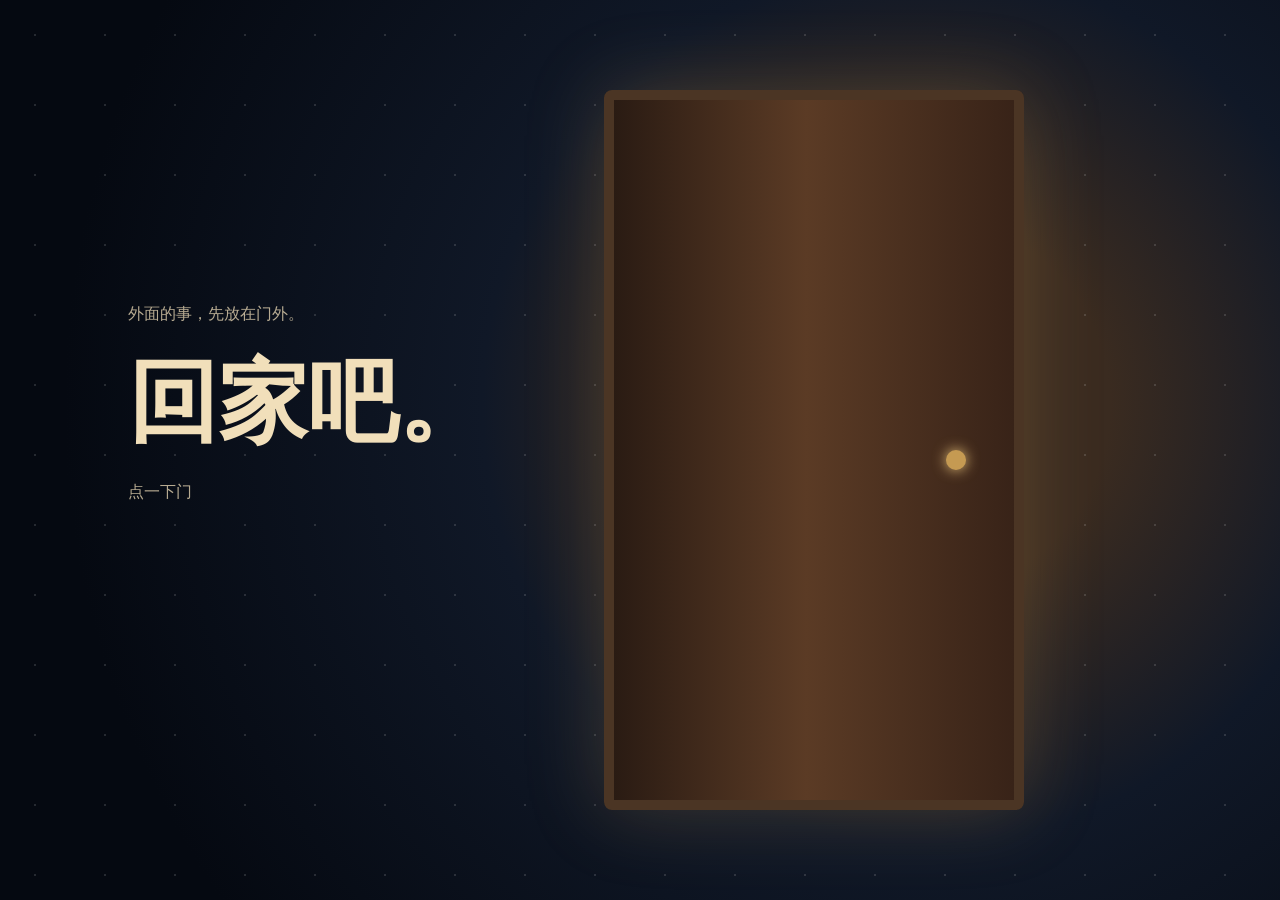
<file: index.html>
<!doctype html>
<html lang="zh-CN">
<head>
  <meta charset="utf-8" />
  <meta name="viewport" content="width=device-width, initial-scale=1, maximum-scale=1, user-scalable=no, viewport-fit=cover" />
  <title>回来啦</title>
  <link rel="stylesheet" href="css/main.css?v=2.7.5" />
  <link rel="stylesheet" href="css/rooms.css?v=2.7.5" />
  <link rel="stylesheet" href="css/animations.css?v=2.7.5" />
</head>
<body>
  <main id="app">
    <section id="entrance" class="scene entrance is-active" aria-label="玄关">
      <div class="night"></div>
      <button id="door" class="door" aria-label="打开门">
        <span class="door-knob"></span>
      </button>
      <div class="entrance-copy">
        <p class="eyebrow">外面的事，先放在门外。</p>
        <h1>回家吧。</h1>
        <p class="hint">点一下门</p>
      </div>
    </section>

    <section id="home" class="scene home zoomable-scene" aria-label="家的总览">
      <div class="zoom-viewport">
        <div class="art-stage home-stage" data-zoom-stage>
          <img class="stage-bg" src="assets/images/home-concept.png" alt="" />
<button class="room-hotspot living" data-room="living-room" aria-label="进入客厅"><span class="sr-only">客厅</span></button>
          <button class="room-hotspot bedroom" data-room="bedroom" aria-label="进入卧室"><span class="sr-only">卧室</span></button>
          <button class="room-hotspot window" data-room="window-room" aria-label="进入窗边"><span class="sr-only">窗边</span></button>
          <button class="room-hotspot cat" data-room="cat-room" aria-label="进入猫猫房"><span class="sr-only">猫猫房</span></button>
          <button class="room-hotspot balcony" data-room="balcony" aria-label="进入阳台"><span class="sr-only">阳台</span></button>
          <button class="room-hotspot study" data-room="study" aria-label="进入书房"><span class="sr-only">书房</span></button>

          <div id="dodo-home" class="dodo" title="多多">●ᴥ●</div>
        </div>
      </div>

      <div class="zoom-controls" aria-label="画面缩放">
        <button type="button" data-zoom-out aria-label="缩小">−</button>
        <button type="button" data-zoom-reset aria-label="恢复">⌂</button>
        <button type="button" data-zoom-in aria-label="放大">＋</button>
      </div>
    </section>

    <section id="living-room" class="scene room room-living zoomable-scene">
      <div class="zoom-viewport">
        <div class="art-stage living-stage" data-zoom-stage>
          <img class="stage-bg" src="assets/images/living-room-v1.png" alt="夜晚温暖的客厅"
               onerror="this.style.display='none'; document.getElementById('living-hint').textContent='客厅背景图没有加载，请检查 assets/images/living-room-v1.png'; document.getElementById('living-hint').style.opacity='1';" />
          <div id="living-dim" class="living-dim"></div>

          <button class="back-home room-back-hotspot living-back-hotspot" aria-label="回到小家"><span class="sr-only">回到小家</span></button>

          <button id="water-cup" class="living-hit hit-water" aria-label="喝水"></button>
          <button id="floor-lamp" class="living-hit hit-lamp" aria-label="调节落地灯亮度"></button>
          <button id="slow-down" class="living-hit hit-breathe" aria-label="慢一点"></button>
          <button id="living-window" class="living-hit hit-living-window" aria-label="看看窗外夜景"></button>
          <button id="living-playlist" class="living-hit hit-playlist" aria-label="播放清单"></button>

          <div id="living-window-stars" class="living-window-stars hidden" aria-hidden="true">
            <i></i><i></i><i></i><i></i><i></i><i></i>
            <span id="living-shooting-star" class="living-shooting-star"></span>
          </div>

          <div id="record-game" class="record-game" aria-label="唱片机小游戏">
            <div class="record-sleeve" aria-hidden="true"></div>
            <div id="record-disc" class="record-disc" aria-hidden="true"></div>
            <button id="record-drag-hit" class="record-drag-hit" type="button" aria-label="拿起唱片"></button>
            <div id="record-drop-zone" class="record-drop-zone" aria-hidden="true"></div>
            <button id="record-needle" class="record-needle-hotspot" type="button" aria-label="唱针"></button>
            <div id="record-on-turntable" class="record-on-turntable" aria-label="已经放好的唱片"></div>
          </div>

          <div id="breathing-orb" class="breathing-orb hidden">
            <span>跟着它，慢一点。</span>
          </div>

          <div id="living-hint" class="living-hint">点一点房间里的东西看看。</div>
          <div id="toast" class="toast" aria-live="polite"></div>
        </div>
      </div>

      <div class="zoom-controls" aria-label="画面缩放">
        <button type="button" data-zoom-out aria-label="缩小">−</button>
        <button type="button" data-zoom-reset aria-label="恢复">⌂</button>
        <button type="button" data-zoom-in aria-label="放大">＋</button>
      </div>
    </section>

    <section id="bedroom" class="scene room room-bedroom zoomable-scene">
      <div class="zoom-viewport">
        <div class="art-stage bedroom-stage" data-zoom-stage>
          <img class="stage-bg" src="assets/images/bedroom-v1.png" alt="温暖安静的卧室" />
          <div id="bedroom-dim" class="bedroom-dim"></div>

          <button class="back-home room-back-hotspot bedroom-back-hotspot" aria-label="回到小家"><span class="sr-only">回到小家</span></button>

          <!-- physical-object hotspots -->
          <button id="bedside-lamp" class="bed-hit lamp-hit" aria-label="调节床头灯">
            <span class="hot-dot"></span>
          </button>

          <button id="sleep-help" class="bed-hit sleep-hit" aria-label="睡不着的时候">
            <span class="hot-dot moon-dot">☾</span>
          </button>

          <!-- aligned exactly over the two painted UI buttons in bedroom-v1.png -->
          <button class="bed-hit dream-hit" data-panel="dream-panel" aria-label="打开梦境抽屉"></button>
          <button id="bed-note" class="bed-hit note-hit" aria-label="打开小纸条"></button>

          <!-- the painted window button becomes functional too -->
          <button id="bed-window" class="bed-hit bed-window-hit" aria-label="看看窗外"></button>
          <button id="pet-dodo" class="bed-hit dodo-hit" aria-label="摸摸多多"></button>
          <button id="bed-night-mode" class="bed-hit bed-night-hit" aria-label="夜间模式"></button>
          <div id="bed-window-stars" class="bed-window-stars hidden" aria-hidden="true">
            <i></i><i></i><i></i><i></i><i></i><i></i>
          </div>
          <div id="dodo-reaction" class="dodo-reaction hidden" aria-hidden="true">
            <span>♡</span><span>♡</span><span>♡</span>
          </div>


          <div id="sleep-card" class="sleep-card hidden">
            <button id="close-sleep-card" aria-label="关闭">×</button>
            <div class="sleep-moon">☾</div>
            <p>今晚不用急着睡着。</p>
            <small>先闭一会儿眼睛，躺着休息也算休息。</small>
            <div class="sleep-actions">
              <button id="start-bed-breathe" class="soft-action">跟着光慢一点</button>
              <button id="dim-bed-light" class="soft-action">把灯调暗</button>
              <button id="just-rest" class="soft-action">就这样躺一会儿</button>
            </div>
          </div>

          <div id="bed-breathe-orb" class="bed-breathe-orb hidden" aria-live="polite">
            <div class="bed-breathe-core"></div>
            <span class="breath-copy breath-in">慢慢吸气</span>
            <span class="breath-copy breath-out">慢慢呼气</span>
          </div>

          <div id="window-card" class="window-card hidden">
            <button id="close-window-card" aria-label="关闭">×</button>
            <p>外面还亮着一些灯。</p>
            <small>今晚先不用把所有事情想明白。</small>
          </div>

          <div id="bedroom-toast" class="bedroom-toast" aria-live="polite"></div>
        </div>
      </div>

      <div class="zoom-controls" aria-label="画面缩放">
        <button type="button" data-zoom-out aria-label="缩小">−</button>
        <button type="button" data-zoom-reset aria-label="恢复">⌂</button>
        <button type="button" data-zoom-in aria-label="放大">＋</button>
      </div>
    </section>

    <section id="window-room" class="scene room room-window zoomable-scene">
      <div class="zoom-viewport">
        <div class="art-stage window-stage" data-zoom-stage>
          <img class="stage-bg" src="assets/images/window-room-v1.png" alt="傍晚温暖的窗边" />
          <div id="window-night-filter" class="window-night-filter"></div>

          <button class="back-home window-hit window-back" aria-label="回到小家"><span class="sr-only">回到小家</span></button>
          <button id="window-laundry" class="window-hit window-laundry-hit" aria-label="晾衣服"></button>
          <button id="window-litter" class="window-hit window-litter-hit" aria-label="铲猫砂"></button>
          <button id="window-breeze" class="window-hit window-breeze-hit" aria-label="吹吹风"></button>
          <button id="window-dodo" class="window-hit window-dodo-hit" aria-label="摸摸多多"></button>
          <button id="window-night-mode" class="window-hit window-night-hit" aria-label="夜间模式"></button>

          <div id="window-wind-lines" class="window-wind-lines hidden" aria-hidden="true">
            <i></i><i></i><i></i>
          </div>

          <div id="window-dodo-hearts" class="window-dodo-hearts hidden" aria-hidden="true">
            <span>♡</span><span>♡</span>
          </div>

          <div id="window-toast" class="bedroom-toast window-toast" aria-live="polite"></div>
        </div>
      </div>

      <div class="zoom-controls" aria-label="画面缩放">
        <button type="button" data-zoom-out aria-label="缩小">−</button>
        <button type="button" data-zoom-reset aria-label="恢复">⌂</button>
        <button type="button" data-zoom-in aria-label="放大">＋</button>
      </div>
    </section>

    <section id="cat-room" class="scene room room-cat zoomable-scene">
      <div class="zoom-viewport">
        <div class="art-stage cat-stage" data-zoom-stage>
          <img class="stage-bg" src="assets/images/cat-room-v1.png" alt="午后阳光里的多多房间" />
          <div id="cat-sunbeam" class="cat-sunbeam"></div>
          <div id="cat-dust" class="cat-dust"><i></i><i></i><i></i><i></i><i></i><i></i><i></i><i></i></div>

          <button class="back-home cat-hit cat-back art-room-back" aria-label="回到小家"><span aria-hidden="true">⌂</span> 回到小家</button>
          <button id="cat-main-dodo" class="cat-hit cat-dodo-hit" aria-label="摸摸多多"></button>
          <button id="cat-photo-wall" class="cat-hit cat-photo-hit" aria-label="照片墙"></button>
          <button id="cat-calendar" class="cat-hit cat-calendar-hit" aria-label="今日多多"></button>
          <button id="cat-box" class="cat-hit cat-box-hit" aria-label="纸箱"></button>
          <button id="cat-food" class="cat-hit cat-food-hit" aria-label="饭饭角"></button>
          <button id="cat-toy" class="cat-hit cat-toy-hit" aria-label="玩具"></button>
          <button id="cat-tree" class="cat-hit cat-tree-hit" aria-label="猫爬架"></button>
          <button id="cat-chair" class="cat-hit cat-chair-hit" aria-label="椅子"></button>
          <button id="cat-bed" class="cat-hit cat-bed-hit" aria-label="猫窝"></button>

          <div id="cat-reaction" class="cat-reaction hidden"><span>♡</span><span>♡</span><span>♡</span></div>
          <div id="cat-box-ears" class="cat-box-ears hidden"><span></span><span></span></div>
          <div id="cat-toy-ball" class="cat-toy-ball hidden"></div>
          <div id="cat-photo-pop" class="cat-photo-pop hidden"></div>
          <div id="cat-toast" class="bedroom-toast cat-toast" aria-live="polite"></div>
        </div>
      </div>
      <div class="zoom-controls">
        <button type="button" data-zoom-out>−</button><button type="button" data-zoom-reset>⌂</button><button type="button" data-zoom-in>＋</button>
      </div>
    </section>

    <section id="balcony" class="scene room room-balcony zoomable-scene">
      <div class="zoom-viewport">
        <div class="art-stage balcony-stage" data-zoom-stage>
          <img class="stage-bg" src="assets/images/balcony-v1.png" alt="夜晚的阳台" />
          <div id="balcony-night-filter" class="balcony-night-filter"></div>

          <button class="back-home balcony-hit balcony-back" aria-label="回到小家"><span class="sr-only">回到小家</span></button>
          <button id="balcony-shooting-star" class="balcony-hit balcony-star" aria-label="抓流星"></button>
          <button id="balcony-wish-box" class="balcony-hit balcony-box" aria-label="愿望盒子"></button>
          <button id="balcony-breeze" class="balcony-hit balcony-breeze" aria-label="吹吹风"></button>
          <button id="balcony-dodo" class="balcony-hit balcony-dodo" aria-label="摸摸多多"></button>
          <button id="balcony-night-mode" class="balcony-hit balcony-night" aria-label="夜间模式"></button>

          <div id="balcony-wind" class="balcony-wind hidden" aria-hidden="true">
            <i></i><i></i><i></i>
          </div>
          <div id="balcony-star-fly" class="balcony-star-fly hidden">✦</div>
          <div id="balcony-dodo-hearts" class="balcony-dodo-hearts hidden"><span>♡</span><span>♡</span></div>
          <div id="balcony-toast" class="bedroom-toast balcony-toast" aria-live="polite"></div>
        </div>
      </div>

      <div class="zoom-controls" aria-label="画面缩放">
        <button type="button" data-zoom-out aria-label="缩小">−</button>
        <button type="button" data-zoom-reset aria-label="恢复">⌂</button>
        <button type="button" data-zoom-in aria-label="放大">＋</button>
      </div>
    </section>

    <section id="study" class="scene room room-study zoomable-scene">
      <div class="zoom-viewport">
        <div class="art-stage study-stage" data-zoom-stage>
          <img class="stage-bg" src="assets/images/study-v1.png" alt="午后暖光里的收藏书房" />

          <button class="back-home study-hit study-back art-room-back" aria-label="回到小家"><span aria-hidden="true">⌂</span> 回到小家</button>
          <button id="study-books" class="study-hit study-books-hit" aria-label="书架"></button>
          <button id="study-music" class="study-hit study-music-hit" aria-label="唱片架"></button>
          <button id="study-game-cabinet" class="study-hit study-game-hit" aria-label="游戏柜"></button>
          <button id="study-photo-gallery" class="study-hit study-photo-gallery-hit" aria-label="摄影展区"></button>
          <button id="study-impression-gallery" class="study-hit study-impression-gallery-hit" aria-label="印象派展区"></button>
          <button id="study-keepsakes" class="study-hit study-keepsakes-hit" aria-label="收藏柜"></button>

          <div id="study-toast" class="bedroom-toast study-toast" aria-live="polite"></div>
        </div>
      </div>

      <div class="zoom-controls" aria-label="画面缩放">
        <button type="button" data-zoom-out aria-label="缩小">−</button>
        <button type="button" data-zoom-reset aria-label="恢复">⌂</button>
        <button type="button" data-zoom-in aria-label="放大">＋</button>
      </div>
    </section>
  </main>

    <dialog id="music-playlist-panel" class="panel music-playlist-panel">
    <form method="dialog">
      <button class="close">×</button>
      <h3>播放清单</h3>
      <p class="panel-lead">这个家的音乐，从这里慢慢收藏。</p>

      <div class="music-now-card">
        <div id="music-now-mark" class="music-now-mark" aria-hidden="true">♪</div>
        <div class="music-now-copy">
          <small>正在播放</small>
          <b id="music-now-title">还没有音乐</b>
          <span id="music-now-artist"></span>
        </div>
      </div>

      <div class="music-controls">
        <button type="button" id="music-prev" aria-label="上一首">‹</button>
        <button type="button" id="music-toggle" aria-label="播放或暂停">▶</button>
        <button type="button" id="music-next" aria-label="下一首">›</button>
        <button type="button" id="music-random" class="music-random active" aria-label="随机播放">随机</button>
      </div>

      <div id="music-track-list" class="music-track-list"></div>
      <p id="music-empty-hint" class="music-empty-hint">
        这里还没有唱片。把 mp3 放进 <code>assets/audio/</code>，再在 <code>js/music.js</code> 的 PLAYLIST 中登记即可。
      </p>
    </form>
  </dialog>

<dialog id="note-panel" class="panel">
    <form method="dialog">
      <button class="close">×</button>
      <h3>小纸条</h3>
      <textarea id="note-input" placeholder="今天想留下一句什么？"></textarea>
      <div class="actions">
        <button type="button" id="save-note">留在这里</button>
        <button type="button" id="release-note">让它随风走掉</button>
      </div>
      <div id="note-list" class="archive"></div>
    </form>
  </dialog>

  <dialog id="bed-note-panel" class="panel">
    <form method="dialog">
      <button class="close">×</button>
      <h3>床边小纸条</h3>
      <p class="panel-lead">想留下的话，就放在这里。</p>
      <textarea id="bed-note-input" placeholder="今天想记住什么？"></textarea>
      <div class="actions">
        <button type="button" id="save-bed-note">留在这里</button>
        <button type="button" id="release-bed-note">今晚先不留</button>
      </div>
      <div id="bed-note-list" class="archive"></div>
    </form>
  </dialog>

  <dialog id="study-games-panel" class="panel study-games-panel">
    <form method="dialog">
      <button class="close">×</button>
      <h3>游戏柜</h3>
      <p class="panel-lead">现在有两盒游戏。以后还可以慢慢放新的进来。</p>
      <div class="study-game-shelf">
        <article class="study-game-card">
          <div class="game-cover game-cover-mind">24<br>Pieces</div>
          <div><b>读心术</b><small>一盒有点奇怪的小把戏。</small></div>
          <a href="http://24pieces.flyinforest.com" target="_blank" rel="noopener">▶ 玩一会儿</a>
        </article>
        <article class="study-game-card">
          <div class="game-cover game-cover-five">Five<br>In A Row</div>
          <div><b>技能五子棋</b><small>以前做过的五子棋。</small></div>
          <a href="http://fiveinarow.flyinforest.com" target="_blank" rel="noopener">▶ 玩一会儿</a>
        </article>
        <div class="empty-game-slot">＋<br><small>下一盒游戏</small></div>
      </div>
    </form>
  </dialog>

  <dialog id="study-collection-panel" class="panel study-collection-panel">
    <form method="dialog">
      <button class="close">×</button>
      <h3 id="study-collection-title">收藏</h3>
      <p id="study-collection-lead" class="panel-lead"></p>

      <div class="study-add-form">
        <input id="study-item-title" placeholder="名字" maxlength="80">
        <input id="study-item-meta" placeholder="作者 / 歌手 / 时间（可选）" maxlength="100">
        <textarea id="study-item-note" placeholder="想记住的一句话（可选）" maxlength="300"></textarea>
        <button type="button" id="save-study-item">放进去</button>
      </div>

      <div id="study-collection-list" class="study-collection-list"></div>
    </form>
  </dialog>

  <dialog id="study-gallery-panel" class="panel study-gallery-panel">
    <form method="dialog">
      <button class="close">×</button>
      <h3 id="study-gallery-title">小画展</h3>
      <p id="study-gallery-lead" class="panel-lead"></p>

      <div class="gallery-viewer">
        <button type="button" id="gallery-prev" class="gallery-nav" aria-label="上一张">‹</button>
        <figure>
          <img id="study-gallery-image" alt="">
          <figcaption id="study-gallery-caption"></figcaption>
        </figure>
        <button type="button" id="gallery-next" class="gallery-nav" aria-label="下一张">›</button>
      </div>
      <div id="study-gallery-dots" class="gallery-dots"></div>
    </form>
  </dialog>

  <dialog id="cat-album-panel" class="panel cat-album-panel">
    <form method="dialog">
      <button class="close">×</button><h3>多多相册</h3>
      <p class="panel-lead">从第一次见面，到后来很多普通又可爱的日子。</p>
      <div class="album-tabs">
        <button type="button" data-album-filter="all" class="active">全部</button>
        <button type="button" data-album-filter="first">第一次见面</button>
        <button type="button" data-album-filter="pickup">接多多回家</button>
        <button type="button" data-album-filter="hotel">刚回来的两天</button>
        <button type="button" data-album-filter="daily">北京的日常</button>
        <button type="button" data-album-filter="later">后来又见面啦</button>
      </div>
      <div id="cat-album-grid" class="cat-album-grid"></div>
    </form>
  </dialog>

  <dialog id="cat-daily-panel" class="panel cat-daily-panel">
    <form method="dialog">
      <button class="close">×</button><h3>今日多多</h3>
      <div id="cat-daily-card" class="cat-daily-card"></div>
    </form>
  </dialog>

  <dialog id="laundry-panel" class="panel laundry-panel">
    <form method="dialog">
      <button class="close">×</button>
      <h3>晾衣服</h3>
      <p class="panel-lead">平淡的日常也很惬意。</p>

      <div id="laundry-game" class="laundry-game">
        <div class="laundry-line">
          <div class="hanger-slot" data-slot="0"></div>
          <div class="hanger-slot" data-slot="1"></div>
          <div class="hanger-slot sheet-slot" data-slot="2"></div>
          <div class="hanger-slot" data-slot="3"></div>
        </div>

        <div class="laundry-basket">
          <button type="button" class="laundry-item shirt-a" data-item="0">衬衫</button>
          <button type="button" class="laundry-item shirt-b" data-item="1">上衣</button>
          <button type="button" class="laundry-item sheet" data-item="2">床单</button>
          <button type="button" class="laundry-item towel" data-item="3">毛巾</button>
        </div>

        <div id="helper-hand" class="helper-hand hidden" aria-hidden="true">
          <span class="helper-sleeve"></span>
          <span class="helper-palm"></span>
        </div>

        <div id="laundry-caption" class="laundry-caption">点一件衣服，再点晾衣杆上的位置。</div>
        <div class="laundry-progress" aria-label="晾衣进度">
          <i></i><i></i><i></i><i></i>
        </div>
      </div>
    </form>
  </dialog>

  <dialog id="litter-panel" class="panel litter-panel">
    <form method="dialog">
      <button class="close">×</button>
      <h3>铲猫砂</h3>
      <p class="panel-lead">清理一下，多多会更舒服。</p>

      <div id="litter-game" class="litter-game">
        <div class="litter-tray">
          <button type="button" class="litter-clump c1" aria-label="猫砂团"></button>
          <button type="button" class="litter-clump c2" aria-label="猫砂团"></button>
          <button type="button" class="litter-clump c3" aria-label="猫砂团"></button>
          <div class="litter-grains"></div>
        </div>
        <div id="litter-scoop" class="litter-scoop">▱</div>
        <div id="litter-caption" class="laundry-caption">点掉三个小团块就好。</div>
      </div>
    </form>
  </dialog>

  <dialog id="balcony-wish-panel" class="panel">
    <form method="dialog">
      <button class="close">×</button>
      <h3>抓住了一颗流星</h3>
      <p class="panel-lead">趁它还没飞远，偷偷许一个愿吧。</p>
      <textarea id="balcony-wish-input" placeholder="比如：今晚睡个好觉。"></textarea>
      <div class="actions">
        <button type="button" id="save-balcony-wish">收进愿望盒子</button>
        <button type="button" id="send-balcony-wish">送给星星</button>
      </div>
    </form>
  </dialog>

  <dialog id="balcony-wish-box-panel" class="panel">
    <form method="dialog">
      <button class="close">×</button>
      <h3>愿望盒子</h3>
      <p class="panel-lead">以前留下来的愿望，都好好收在这里。</p>
      <div id="balcony-wish-list" class="archive"></div>
    </form>
  </dialog>

  <dialog id="wish-panel" class="panel">
    <form method="dialog">
      <button class="close">×</button>
      <h3>抓住了一颗流星</h3>
      <textarea id="wish-input" placeholder="要不要偷偷许一个愿？"></textarea>
      <div class="actions">
        <button type="button" id="save-wish">留下来</button>
        <button type="button" id="release-wish">送给星星</button>
      </div>
      <div id="wish-list" class="archive"></div>
    </form>
  </dialog>

  <dialog id="dream-panel" class="panel">
    <form method="dialog">
      <button class="close">×</button>
      <h3>梦境抽屉</h3>
      <label>昨晚梦见什么了？</label>
      <textarea id="dream-original"></textarea>
      <label>如果可以重写一次，你想让它怎么结束？</label>
      <textarea id="dream-rewrite"></textarea>
      <div class="actions">
        <button type="button" id="save-dream">把它放进抽屉</button>
      </div>
      <div id="dream-list" class="archive"></div>
    </form>
  </dialog>

  <script src="js/storage.js?v=2.7.5"></script>
  <script src="js/rooms.js?v=2.7.5"></script>
  <script src="js/music.js?v=2.7.5"></script>
  <script src="js/interactions.js?v=2.7.5"></script>
  <script src="js/room-features.js?v=2.7.5"></script>
  <script src="js/zoom.js?v=2.7.5"></script>
  <script src="js/app.js?v=2.7.5"></script>
</body>
</html>
</file>
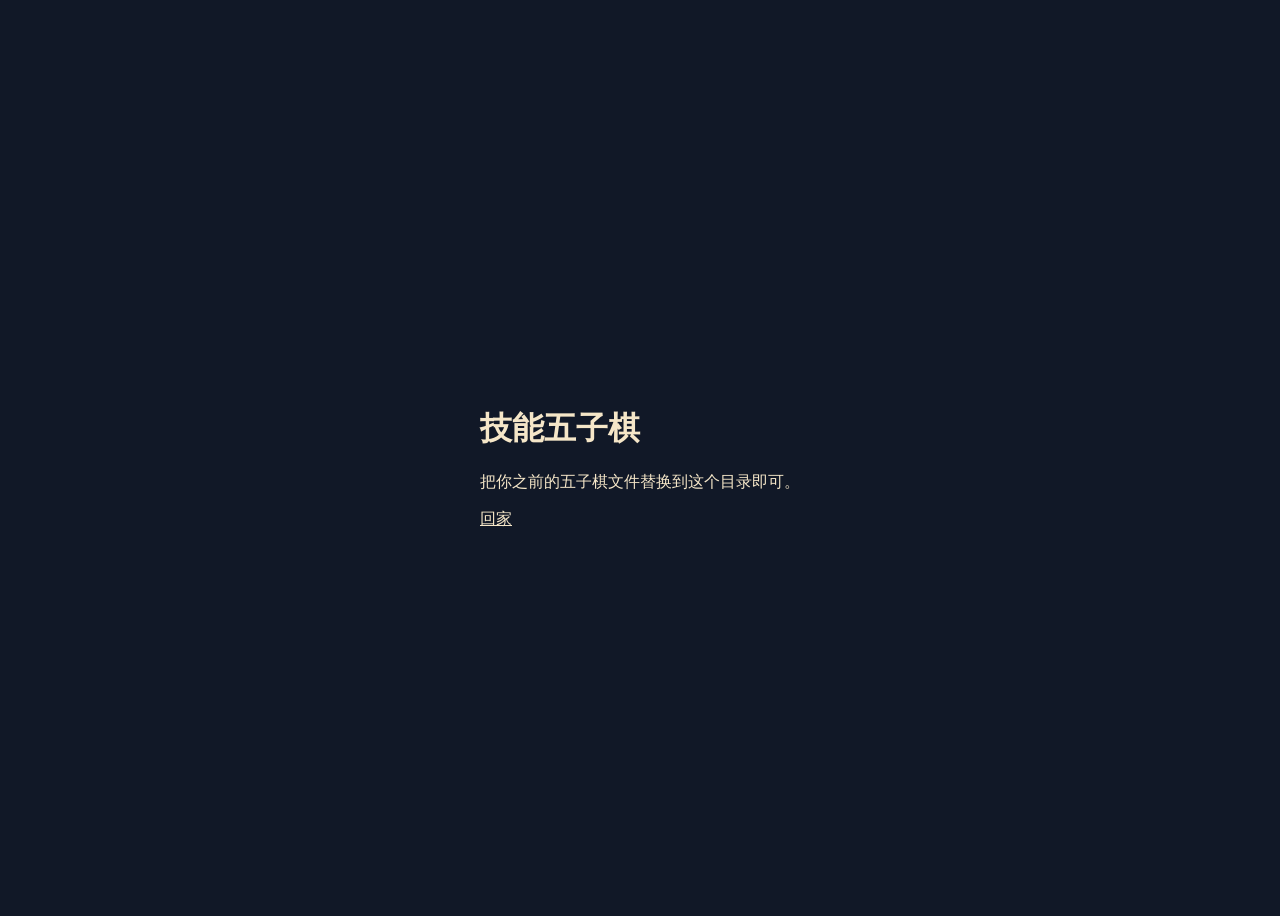
<file: games/gomoku/index.html>
<!doctype html><meta charset="utf-8"><title>技能五子棋</title><style>body{font-family:sans-serif;background:#111827;color:#f5e6c8;display:grid;place-items:center;height:100vh}</style><div><h1>技能五子棋</h1><p>把你之前的五子棋文件替换到这个目录即可。</p><a href="../../index.html" style="color:#f5e6c8">回家</a></div>
</file>
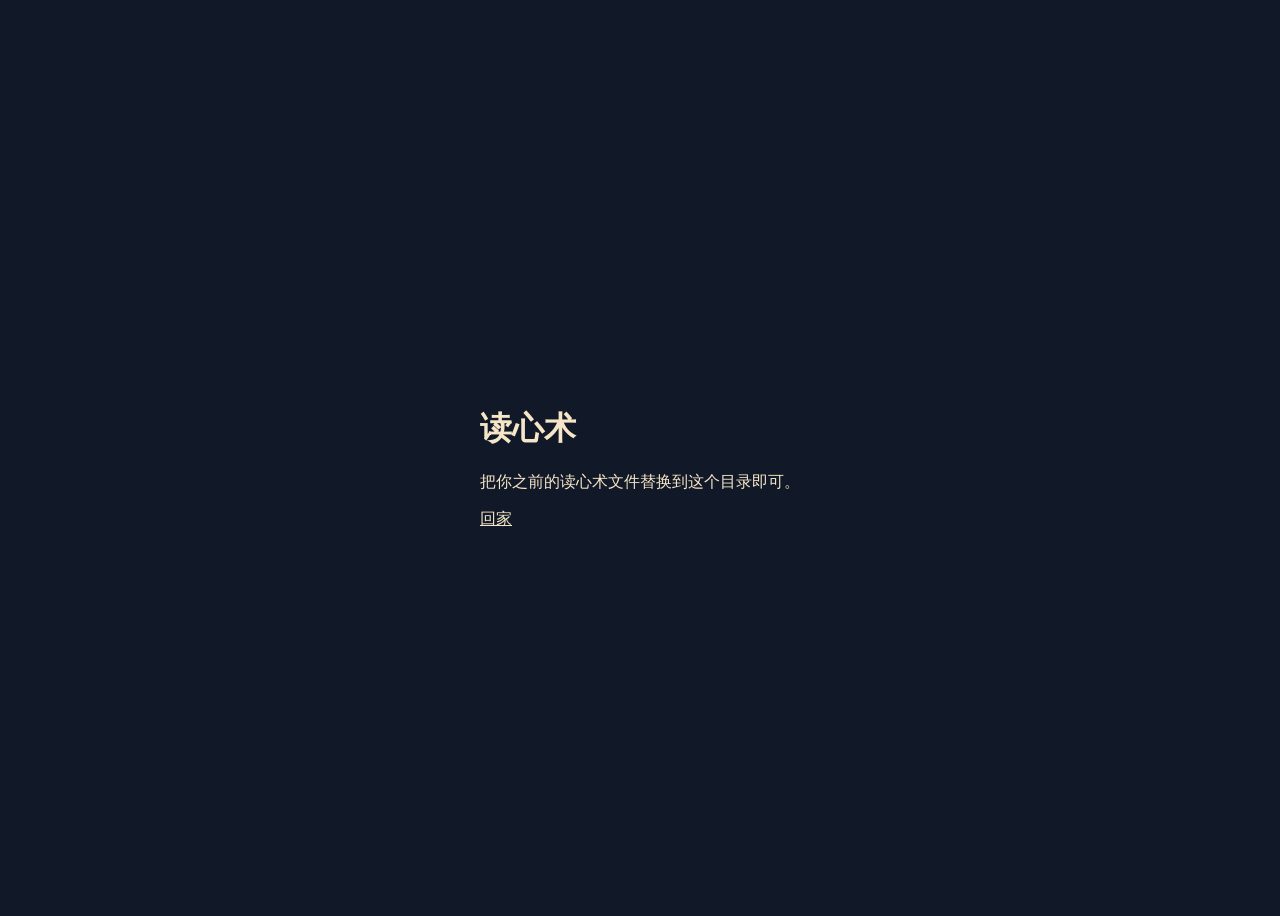
<file: games/mind-reader/index.html>
<!doctype html><meta charset="utf-8"><title>读心术</title><style>body{font-family:sans-serif;background:#111827;color:#f5e6c8;display:grid;place-items:center;height:100vh}</style><div><h1>读心术</h1><p>把你之前的读心术文件替换到这个目录即可。</p><a href="../../index.html" style="color:#f5e6c8">回家</a></div>
</file>
<file: css/main.css>
:root{
  --night:#0f1723;
  --paper:#f1dfba;
  --ink:#342616;
  --warm:#d2a35d;
  --glass:rgba(20,22,28,.72);
  --line:rgba(241,223,186,.48);
}
*{box-sizing:border-box}
html,body{margin:0;height:100%;background:#0c1119;color:var(--paper);font-family:"Hiragino Sans","PingFang SC","Microsoft YaHei",sans-serif}
button,a,textarea{font:inherit}
button{cursor:pointer}
.scene{position:fixed;inset:0;opacity:0;pointer-events:none;transition:opacity .7s ease;overflow:hidden}
.scene.is-active{opacity:1;pointer-events:auto}
.home-art{position:absolute;inset:0;background:#0d1420}
.home-art img{width:100%;height:100%;object-fit:cover;filter:saturate(.9) brightness(.86)}
.home-art:after{content:"";position:absolute;inset:0;background:linear-gradient(90deg,rgba(7,10,16,.5),transparent 30%,transparent 70%,rgba(7,10,16,.32))}
.home-copy{position:absolute;top:8%;left:7%;text-shadow:0 2px 8px #000}
.home-copy h1{font-size:clamp(36px,5vw,72px);margin:0 0 10px}
.home-copy p{font-size:clamp(16px,2vw,26px)}
.room-hotspot{position:absolute;padding:12px 22px;border:1px solid var(--line);border-radius:22px;background:var(--glass);color:var(--paper);box-shadow:0 0 24px rgba(210,163,93,.22);backdrop-filter:blur(7px);transition:.2s}
.room-hotspot:hover{transform:translateY(-3px) scale(1.03);box-shadow:0 0 32px rgba(210,163,93,.45)}
.living{left:34%;top:28%}.bedroom{right:19%;top:20%}.window{right:15%;top:38%}.cat{left:18%;bottom:29%}.balcony{left:42%;bottom:22%}.study{right:20%;bottom:24%}
.dodo{position:absolute;color:#111;background:#d9b87b;border-radius:999px;padding:8px 10px;box-shadow:0 4px 18px #0008;user-select:none}
#dodo-home{left:46%;top:45%}
.back-home{position:absolute;top:24px;left:24px;border:1px solid var(--line);background:var(--glass);color:var(--paper);padding:10px 14px;border-radius:999px;z-index:20}
.room-card{position:absolute;top:8%;left:7%;background:var(--glass);border:1px solid var(--line);border-radius:22px;padding:18px 24px;backdrop-filter:blur(10px);z-index:5}
.room-card h2{font-size:36px;margin:0 0 6px}.room-card p{margin:0;opacity:.9}
.object{position:absolute;border:1px solid var(--line);background:rgba(40,32,25,.72);color:var(--paper);border-radius:18px;padding:12px 18px;box-shadow:0 8px 25px #0005}
.panel{width:min(680px,92vw);border:1px solid #c8a56d;border-radius:22px;background:#efe0c0;color:#2f2417;padding:0;box-shadow:0 20px 80px #0009}
.panel::backdrop{background:rgba(4,7,12,.7);backdrop-filter:blur(4px)}
.panel form{padding:28px}.panel h3{font-size:28px;margin:0 0 18px}.panel label{display:block;margin:16px 0 8px}
.panel textarea{width:100%;min-height:110px;border:1px solid #b59a6c;border-radius:14px;background:#f7edd7;color:#2f2417;padding:14px;resize:vertical}
.close{float:right;border:0;background:transparent;font-size:28px}
.actions{display:flex;gap:10px;flex-wrap:wrap;margin-top:14px}
.actions button{border:0;border-radius:999px;padding:10px 16px;background:#4a3a28;color:#f5e9cf}
.archive{margin-top:22px;display:grid;gap:10px;max-height:240px;overflow:auto}
.archive article{background:#f7edd7;border-radius:12px;padding:12px;border:1px solid #d5bc8f}
.toast{position:absolute;bottom:8%;left:50%;transform:translateX(-50%);background:var(--glass);border:1px solid var(--line);border-radius:999px;padding:10px 18px;opacity:0;transition:.3s}
.toast.show{opacity:1}
.hidden{display:none !important}
\n\n/* ===== V1.4 responsive artwork viewport ===== */
.zoomable-scene{
  background:#0b1018;
  width:100dvw;
  height:100dvh;
}
.zoom-viewport{
  position:absolute;
  inset:0;
  overflow:hidden;
  touch-action:none;
  background:#0b1018;
}
.art-stage{
  position:absolute;
  left:0;
  top:0;
  width:1536px;
  height:1024px;
  transform-origin:0 0;
  will-change:transform;
}
.stage-bg{
  position:absolute;
  inset:0;
  width:1536px;
  height:1024px;
  object-fit:fill;
  user-select:none;
  pointer-events:none;
  -webkit-user-drag:none;
}
.zoom-controls{
  position:absolute;
  right:max(14px,env(safe-area-inset-right));
  bottom:max(14px,env(safe-area-inset-bottom));
  z-index:50;
  display:flex;
  gap:8px;
  padding:7px;
  border:1px solid rgba(241,223,186,.34);
  border-radius:999px;
  background:rgba(14,16,22,.68);
  backdrop-filter:blur(9px);
  box-shadow:0 8px 28px #0006;
}
.zoom-controls button{
  width:42px;
  height:42px;
  border:0;
  border-radius:50%;
  background:rgba(241,223,186,.1);
  color:var(--paper);
  font-size:22px;
}
.zoom-controls button:active{transform:scale(.94)}
@media(max-width:760px){
  .zoom-controls{right:10px;bottom:10px}
  .zoom-controls button{width:38px;height:38px;font-size:20px}
}


/* ===== V1.5 mobile-safe viewport ===== */
html, body{
  width:100%;
  min-height:100%;
  overflow:hidden;
  background:#080c12;
}

.zoomable-scene{
  width:100vw;
  height:100vh;
  width:100dvw;
  height:100dvh;
  background:#080c12;
}

.zoom-viewport{
  width:100%;
  height:100%;
  background:#080c12;
}

/* The dark area around a 3:2 room image is intentional letterboxing.
   Never switch the room artwork to cover/crop on phones. */
@supports (height: 100svh){
  @media (max-width: 900px){
    .zoomable-scene{
      height:100svh;
    }
  }
}


.sr-only{
  position:absolute!important;
  width:1px!important;
  height:1px!important;
  padding:0!important;
  margin:-1px!important;
  overflow:hidden!important;
  clip:rect(0,0,0,0)!important;
  white-space:nowrap!important;
  border:0!important;
}
.panel-lead{
  margin:-6px 0 14px;
  opacity:.72;
}


/* ===== V1.11 unified room back button ===== */
.room-back-button{
  top:24px !important;
  left:24px !important;
  z-index:60 !important;
  display:flex;
  align-items:center;
  gap:7px;
  padding:10px 16px !important;
  border:1px solid rgba(241,223,186,.45) !important;
  border-radius:999px !important;
  background:rgba(18,16,18,.72) !important;
  color:#f3dfbd !important;
  box-shadow:0 7px 24px rgba(0,0,0,.28) !important;
  backdrop-filter:blur(9px) !important;
  -webkit-backdrop-filter:blur(9px) !important;
  text-shadow:none !important;
}
.room-back-button:hover,
.room-back-button:focus-visible{
  border-color:rgba(246,222,176,.8) !important;
  background:rgba(35,28,24,.8) !important;
  box-shadow:0 8px 28px rgba(0,0,0,.38), 0 0 18px rgba(222,174,99,.16) !important;
}


/* ===== V1.12 return buttons: transparent hotspots over painted UI ===== */
.room-back-hotspot,
.room-back-hotspot:hover,
.room-back-hotspot:focus,
.room-back-hotspot:focus-visible,
.room-back-hotspot:active{
  position:absolute !important;
  z-index:70 !important;
  padding:0 !important;
  min-width:0 !important;
  min-height:0 !important;
  appearance:none !important;
  -webkit-appearance:none !important;
  background:transparent !important;
  background-color:transparent !important;
  background-image:none !important;
  border:0 !important;
  outline:0 !important;
  box-shadow:none !important;
  backdrop-filter:none !important;
  -webkit-backdrop-filter:none !important;
  color:transparent !important;
  -webkit-tap-highlight-color:transparent !important;
}

/* living-room-v1.png: painted "回到小家" at top-left */
.living-back-hotspot{
  left:18px !important;
  top:18px !important;
  width:145px !important;
  height:63px !important;
  border-radius:24px !important;
}

/* bedroom-v1.png: painted "回到小家" at bottom-left */
.bedroom-back-hotspot{
  left:20px !important;
  top:auto !important;
  bottom:22px !important;
  width:160px !important;
  height:58px !important;
  border-radius:24px !important;
}


/* ===== V2.2 dialog gesture layer =====
   Browser/page pinch is disabled while a dialog is open. The dialog itself
   receives a separate two-finger scale+pan transform in zoom.js. */
dialog[open],
dialog[open]::backdrop{
  overscroll-behavior:none;
}
dialog.panel[open]{
  touch-action:pan-x pan-y;
  overflow:hidden;
}
dialog.panel > form{
  transform-origin:center center;
  will-change:transform;
}


/* ===== V2.4 iOS Safari input / dialog stability =====
   Safari may page-zoom a focused form control when its computed font size is
   below 16 CSS px. Page zoom sits outside our dialog pinch state, so it can
   make every later dialog look permanently enlarged. Keep editable controls
   at 16px or above and let our own dialog pinch system handle intentional zoom. */
dialog.panel input,
dialog.panel textarea,
dialog.panel select{
  font-size:16px !important;
  line-height:1.45;
  -webkit-text-size-adjust:100%;
}

/* During keyboard entry the form itself must not inherit any stale transform.
   zoom.js also resets each dialog at every open/close. */
dialog.panel.is-editing > form{
  transition:none !important;
}

/* Avoid persistent iOS tap-highlight / hover-like film on transparent room hotspots. */
.hit-living-window,
.hit-living-window:hover,
.hit-living-window:focus,
.hit-living-window:focus-visible,
.hit-living-window:active{
  background:transparent !important;
  box-shadow:none !important;
  -webkit-tap-highlight-color:transparent !important;
}

/* ===== V2.7.5 inactive scene hit-test isolation =====
   Some controls inside inactive rooms explicitly use pointer-events:auto
   (record needle / placed record / drag hit etc.).
   pointer-events:none on the scene alone is NOT enough, because descendants
   can opt back into hit-testing. Therefore inactive scenes must hard-disable
   their entire subtree. */
.scene:not(.is-active),
.scene:not(.is-active) *{
  pointer-events:none !important;
}

/* The active scene keeps its normal per-control pointer-event rules. */
.scene.is-active{
  pointer-events:auto;
}
</file>
<file: css/rooms.css>
.entrance{background:radial-gradient(circle at 72% 45%,#3a2b20 0 18%,#101827 42%,#050911 82%)}
.night{position:absolute;inset:0;background-image:radial-gradient(#fff8 1px,transparent 1px);background-size:70px 70px;opacity:.25}
.door{position:absolute;right:20%;top:10%;width:min(33vw,420px);height:80%;border:10px solid #4b3524;border-radius:8px;background:linear-gradient(90deg,#2a1b13,#5b3b25 48%,#382318);box-shadow:0 0 80px rgba(226,173,91,.22)}
.door-knob{position:absolute;right:12%;top:50%;width:20px;height:20px;border-radius:50%;background:#c59a52;box-shadow:0 0 14px #e9c37b}
.entrance-copy{position:absolute;left:10%;top:32%;max-width:460px}.entrance-copy h1{font-size:clamp(50px,7vw,92px);margin:.2em 0}.eyebrow,.hint{opacity:.75}
.room{background:#121720}
.room:before{content:"";position:absolute;inset:0;background:linear-gradient(135deg,#152436,#1b1718 45%,#3b2b20);opacity:.95}
.room-living:after,.room-bedroom:after,.room-window:after,.room-cat:after,.room-balcony:after,.room-study:after{content:"";position:absolute;inset:0;opacity:.18;background-image:url("../assets/images/home-concept.png");background-size:cover;background-position:center;filter:blur(2px)}
.cup{left:48%;top:58%;font-size:32px}.record{left:39%;top:54%;font-size:40px}.breathe{right:18%;bottom:18%;font-size:42px}
.room-dodo{right:34%;top:58%;z-index:3}
.breathing-orb{position:absolute;right:12%;bottom:14%;width:180px;height:180px;border-radius:50%;background:radial-gradient(circle,#e9d49f66,#a9b6c222 62%,transparent 68%);display:grid;place-items:center;z-index:4}
.lamp{right:20%;top:28%}.drawer{left:30%;bottom:18%}
.note{left:44%;bottom:18%}.wish{left:18%;bottom:16%}
.rain{position:absolute;right:8%;top:18%;width:34%;height:60%;border:1px solid #ffffff22;background:repeating-linear-gradient(102deg,transparent 0 18px,#b8d3e622 19px 20px);transform:skewX(-6deg)}
.cat-grid{position:absolute;left:22%;top:35%;display:grid;grid-template-columns:repeat(3,1fr);gap:16px;z-index:3}
.cat-grid button{min-height:150px;border:1px solid var(--line);background:#2a211ab8;color:var(--paper);border-radius:20px;padding:20px}
.shooting-star{position:absolute;right:15%;top:24%;border:0;background:transparent;color:#fff6c7;font-size:48px;text-shadow:0 0 20px white;z-index:3}
.computer{position:absolute;left:50%;top:48%;transform:translate(-50%,-50%);width:min(560px,80vw);display:grid;gap:18px;z-index:3}
.computer a{display:block;padding:24px;border:1px solid var(--line);border-radius:18px;background:#111c;color:var(--paper);text-decoration:none;text-align:center;font-size:22px}


/* ===== Living Room V1.1 ===== */
.room-living{
  background:#17130f;
}
.room-living:before,
.room-living:after{
  display:none !important;
}
.living-bg{
  position:absolute;
  inset:0;
  width:100%;
  height:100%;
  object-fit:cover;
  object-position:center;
  user-select:none;
  pointer-events:none;
}
.living-dim{
  position:absolute;
  inset:0;
  background:rgba(10,8,6,.06);
  pointer-events:none;
  transition:background .55s ease;
}
.living-hit{
  position:absolute;
  z-index:8;
  border:0;
  border-radius:50%;
  background:rgba(255,255,255,0);
  cursor:pointer;
}
.living-hit:hover{
  background:rgba(247,214,148,.08);
  box-shadow:0 0 32px rgba(247,214,148,.22);
}
.hit-water{left:50.5%;top:59%;width:6.2%;height:15%}
.hit-lamp{left:47.5%;top:13%;width:10%;height:29%}
.hit-breathe{left:2.5%;bottom:7%;width:14%;height:21%}

.record-game{
  position:absolute;
  left:25.5%;
  top:47.5%;
  width:24%;
  height:28%;
  z-index:9;
  pointer-events:none;
}
.record-disc{
  position:absolute;
  width:23%;
  aspect-ratio:1;
  border-radius:50%;
  left:2%;
  top:58%;
  background:
    radial-gradient(circle at center,#b86736 0 14%,#211a18 15% 29%,#0d0d0d 30% 100%);
  box-shadow:0 4px 12px #0008;
  cursor:grab;
  pointer-events:auto;
  transition:transform .18s ease, box-shadow .18s ease, opacity .18s ease;
}
.record-disc:active{cursor:grabbing;transform:scale(1.05)}
.record-target{
  position:absolute;
  left:53.5%;
  top:47%;
  width:23%;
  aspect-ratio:1;
  border-radius:50%;
  border:2px dashed rgba(244,214,160,.5);
  box-shadow:0 0 18px rgba(244,214,160,.18) inset;
  pointer-events:auto;
}
.record-target.record-ready{
  border-color:rgba(244,214,160,.95);
  box-shadow:0 0 28px rgba(244,214,160,.35);
}
.record-target.record-success{
  border-color:transparent;
  animation:recordSpin 3.5s linear infinite;
  background:
    radial-gradient(circle at center,#b86736 0 14%,#211a18 15% 29%,#0d0d0d 30% 100%);
}
.living-hint{
  position:absolute;
  left:50%;
  bottom:2.8%;
  transform:translateX(-50%);
  z-index:10;
  font-size:14px;
  color:#ead7b4;
  opacity:.62;
  text-shadow:0 2px 8px #000;
  transition:opacity .4s ease;
}
.living-hint.hide{opacity:0}
@keyframes recordSpin{to{transform:rotate(360deg)}}


/* V1.2: clearer fallback if the living-room image fails to load */
.room-living{
  background:
    radial-gradient(circle at 52% 38%, rgba(195,139,73,.16), transparent 28%),
    linear-gradient(135deg,#182132,#17120f 58%,#2c2017);
}
\n\n/* ===== V1.3 home/living stage normalization ===== */\n.home .home-art{display:none}\n.home-stage .home-copy{z-index:4}\n.room-living{background:#17130f}\n.room-living:before,.room-living:after{display:none !important}\n.living-stage{background:radial-gradient(circle at 52% 38%,rgba(195,139,73,.16),transparent 28%),linear-gradient(135deg,#182132,#17120f 58%,#2c2017)}\n.living-stage .living-dim{position:absolute;inset:0;background:rgba(10,8,6,.06);pointer-events:none;transition:background .55s ease}\n.record-sleeve{position:absolute;left:-2%;top:54%;width:30%;aspect-ratio:1;border-radius:4px;background:linear-gradient(145deg,rgba(73,54,39,.95),rgba(31,26,23,.98));box-shadow:0 8px 18px #0007;pointer-events:none;transition:opacity .25s ease}\n.record-sleeve:before{content:"";position:absolute;inset:10%;border:1px solid rgba(227,199,147,.2);border-radius:2px}\n.record-sleeve .record-disc{left:50%;top:50%;width:72%;transform:translate(-50%,-50%);pointer-events:auto}\n.record-sleeve .record-disc:active{transform:translate(-50%,-50%) scale(1.05)}\n.record-target{left:53.5%;top:47%;width:23%;aspect-ratio:1;border:1px solid rgba(244,214,160,.18);background:radial-gradient(circle at center,rgba(15,15,15,.24),rgba(15,15,15,.08) 58%,transparent 60%)}\n.record-target .spindle{position:absolute;left:50%;top:50%;width:7%;aspect-ratio:1;border-radius:50%;transform:translate(-50%,-50%);background:#d9c7a2;box-shadow:0 0 5px #0008}\n.record-target.record-ready{border-color:rgba(244,214,160,.65);box-shadow:0 0 24px rgba(244,214,160,.24)}\n.record-target.record-success{border-color:transparent;background:radial-gradient(circle at center,#b86736 0 14%,#211a18 15% 29%,#0d0d0d 30% 100%);box-shadow:0 3px 12px #0008}\n.record-target.record-success .spindle{z-index:3}\n

/* ===== V1.8 首页：只使用背景图里已经画好的按钮，HTML 仅做透明点击层 ===== */
.home-stage .room-hotspot{
  position:absolute !important;
  z-index:20 !important;
  padding:0 !important;
  min-width:0 !important;
  min-height:0 !important;
  border:0 !important;
  border-radius:28px !important;
  background:transparent !important;
  box-shadow:none !important;
  backdrop-filter:none !important;
  color:transparent !important;
  transform:none !important;
}
.home-stage .room-hotspot:hover,
.home-stage .room-hotspot:focus-visible,
.home-stage .room-hotspot:active{
  background:rgba(255,223,164,.06) !important;
  box-shadow:0 0 30px rgba(255,206,120,.24) !important;
}

/* ===== V2.7.3 首页入口：按最新 home-concept.png 重新对齐 =====
   Latest artwork canvas: 1536×1024.
   These are transparent click layers over the six painted room buttons. */
.home-stage .living  { left:456px !important; top:247px !important; width:184px !important; height:95px !important; }
.home-stage .bedroom { left:1158px !important; top:91px  !important; width:161px !important; height:102px !important; }
.home-stage .window  { left:1060px !important; top:356px !important; width:162px !important; height:113px !important; }
.home-stage .cat     { left:247px !important; top:495px !important; width:157px !important; height:111px !important; }
.home-stage .balcony { left:665px !important; top:590px !important; width:154px !important; height:111px !important; }
.home-stage .study   { left:989px !important; top:554px !important; width:171px !important; height:114px !important; }

/* ===== V1.8 卧室：所有热点与 bedroom-v1.png 同一 1536×1024 画布 ===== */
.room-bedroom{
  background:#090c12;
}
.room-bedroom:before,
.room-bedroom:after{
  display:none !important;
}
.bedroom-stage{
  background:#17120e;
}
.bedroom-dim{
  position:absolute;
  inset:0;
  z-index:3;
  pointer-events:none;
  background:rgba(4,6,10,0);
  transition:background .5s ease;
}
.bedroom-back{
  z-index:30;
}
.bed-hit{
  position:absolute;
  z-index:18;
  padding:0;
  border:0;
  background:transparent;
  cursor:pointer;
}
.bed-hit:active{
  transform:scale(.98);
}

/* physical lamp hotspot: the small lamp on the left bedside table */
.lamp-hit{
  left:42px;
  top:408px;
  width:155px;
  height:176px;
}
.sleep-hit{
  left:585px;
  top:340px;
  width:320px;
  height:250px;
}
.dream-hit{
  left:92px;
  top:579px;
  width:247px;
  height:145px;
  border-radius:28px;
}
.note-hit{
  left:483px;
  top:490px;
  width:235px;
  height:140px;
  border-radius:28px;
}
.bed-window-hit{
  left:1118px;
  top:351px;
  width:202px;
  height:132px;
  border-radius:28px;
}

.dream-hit:hover,
.note-hit:hover,
.bed-window-hit:hover,
.dream-hit:focus-visible,
.note-hit:focus-visible,
.bed-window-hit:focus-visible{
  background:rgba(255,221,158,.05);
  box-shadow:0 0 28px rgba(255,211,131,.18);
}

.hot-dot{
  position:absolute;
  left:45%;
  top:48%;
  width:24px;
  height:24px;
  border-radius:50%;
  background:rgba(255,215,142,.88);
  box-shadow:
    0 0 0 8px rgba(255,215,142,.12),
    0 0 28px rgba(255,196,94,.55);
  animation:bedHotPulse 2.8s ease-in-out infinite;
}
.moon-dot{
  display:grid;
  place-items:center;
  width:34px;
  height:34px;
  color:#352411;
  font-size:20px;
}
@keyframes bedHotPulse{
  0%,100%{transform:scale(.9);opacity:.72}
  50%{transform:scale(1.08);opacity:1}
}

.sleep-card,
.window-card{
  position:absolute;
  z-index:40;
  width:380px;
  padding:24px 26px;
  border:1px solid rgba(241,216,172,.45);
  border-radius:24px;
  background:rgba(18,18,24,.84);
  color:#f4dfbc;
  box-shadow:0 18px 60px #0009;
  backdrop-filter:blur(12px);
}
.sleep-card{
  left:50%;
  top:50%;
  transform:translate(-50%,-50%);
  text-align:center;
}
.window-card{
  right:150px;
  top:185px;
}
.sleep-card > button:first-child,
.window-card > button:first-child{
  position:absolute;
  right:12px;
  top:10px;
  border:0;
  background:transparent;
  color:#f4dfbc;
  font-size:24px;
}
.sleep-moon{
  font-size:38px;
  margin-bottom:10px;
}
.sleep-card p,
.window-card p{
  margin:0 0 8px;
  font-size:22px;
}
.sleep-card small,
.window-card small{
  opacity:.78;
  line-height:1.7;
}
.soft-action{
  margin-top:18px;
  padding:10px 16px;
  border:1px solid rgba(240,211,160,.45);
  border-radius:999px;
  background:rgba(240,211,160,.1);
  color:#f4dfbc;
}

.bed-breathe-orb{
  position:absolute;
  z-index:39;
  left:50%;
  top:50%;
  width:220px;
  height:220px;
  margin:-110px 0 0 -110px;
  border-radius:50%;
  display:grid;
  place-items:center;
  color:#f5e4c4;
  background:radial-gradient(circle,rgba(247,220,168,.34),rgba(143,169,199,.12) 58%,transparent 70%);
  pointer-events:none;
  animation:bedBreathe 8s ease-in-out infinite;
}
@keyframes bedBreathe{
  0%,100%{transform:scale(.72);opacity:.55}
  50%{transform:scale(1.08);opacity:1}
}

.bedroom-toast{
  position:absolute;
  z-index:45;
  left:50%;
  bottom:42px;
  transform:translateX(-50%);
  padding:10px 18px;
  border:1px solid rgba(242,218,178,.32);
  border-radius:999px;
  background:rgba(14,15,20,.75);
  color:#f3dfbd;
  opacity:0;
  transition:opacity .25s ease;
}
.bedroom-toast.show{opacity:1}


/* ===== V1.9 首页：点击区彻底透明 =====
   背景图自身已有可见房间按钮，所以 HTML hotspot 只负责点击。
*/
.home-stage .room-hotspot,
.home-stage .room-hotspot:hover,
.home-stage .room-hotspot:focus,
.home-stage .room-hotspot:focus-visible,
.home-stage .room-hotspot:active{
  appearance:none !important;
  -webkit-appearance:none !important;
  background:transparent !important;
  background-color:transparent !important;
  background-image:none !important;
  border:0 !important;
  outline:0 !important;
  box-shadow:none !important;
  backdrop-filter:none !important;
  -webkit-backdrop-filter:none !important;
  opacity:1 !important;
  color:transparent !important;
  text-shadow:none !important;
  -webkit-tap-highlight-color:transparent !important;
}

/* ===== V1.9 卧室：按新 1536×1024 正式图重新对齐 =====
   热点直接覆盖图片里已经画出的功能牌/实体。
*/

/* 床头灯：左侧“床头灯 / 调节亮度”牌 + 实体灯 */
.lamp-hit{
  left:65px !important;
  top:265px !important;
  width:230px !important;
  height:315px !important;
}

/* “睡不着？点我放松一下” */
.sleep-hit{
  left:62px !important;
  top:588px !important;
  width:220px !important;
  height:92px !important;
}

/* “梦境抽屉 / 记录和改写梦境” */
.dream-hit{
  left:1165px !important;
  top:620px !important;
  width:300px !important;
  height:105px !important;
  border-radius:24px !important;
}

/* “小纸条 / 写下想说的话” */
.note-hit{
  left:575px !important;
  top:126px !important;
  width:210px !important;
  height:95px !important;
  border-radius:24px !important;
}

/* “窗外 / 看看外面的世界” */
.bed-window-hit{
  left:970px !important;
  top:184px !important;
  width:225px !important;
  height:100px !important;
  border-radius:24px !important;
}

/* 新图里的功能牌本身已经足够明确，不再显示额外发光圆点。 */
.lamp-hit .hot-dot,
.sleep-hit .hot-dot{
  display:none !important;
}

/* 卧室热点同样保持透明，避免覆盖原画里的 UI。 */
.bed-hit,
.bed-hit:hover,
.bed-hit:focus,
.bed-hit:focus-visible,
.bed-hit:active{
  background:transparent !important;
  background-color:transparent !important;
  background-image:none !important;
  border:0 !important;
  outline:0 !important;
  box-shadow:none !important;
  backdrop-filter:none !important;
  -webkit-backdrop-filter:none !important;
  -webkit-tap-highlight-color:transparent !important;
}

/* “摸摸多多 / 它好像在睡觉” */
.dodo-hit{
  left:590px !important;
  top:474px !important;
  width:205px !important;
  height:105px !important;
  border-radius:24px !important;
}


/* ===== V1.10 卧室功能补全 ===== */
.bed-night-hit{
  left:1355px !important;
  top:925px !important;
  width:155px !important;
  height:62px !important;
  border-radius:26px !important;
}
.sleep-actions{
  display:flex;
  justify-content:center;
  flex-wrap:wrap;
  gap:9px;
  margin-top:16px;
}
.sleep-actions .soft-action{margin-top:0}

.bedroom-stage.night-on .bedroom-dim{
  background:
    radial-gradient(circle at 13% 49%, rgba(235,176,93,.12) 0 10%, transparent 25%),
    linear-gradient(rgba(4,7,18,.58), rgba(3,5,14,.68)) !important;
}
.bedroom-stage.night-on .stage-bg{
  filter:saturate(.78) brightness(.78);
  transition:filter .65s ease;
}

.bed-window-stars{
  position:absolute;
  z-index:17;
  left:970px;
  top:50px;
  width:280px;
  height:330px;
  pointer-events:none;
}
.bed-window-stars i{
  position:absolute;
  width:5px;
  height:5px;
  border-radius:50%;
  background:#fff3bd;
  box-shadow:0 0 10px #ffe69a;
  animation:bedStarTwinkle 1.8s ease-in-out infinite alternate;
}
.bed-window-stars i:nth-child(1){left:16%;top:18%;animation-delay:.1s}
.bed-window-stars i:nth-child(2){left:48%;top:10%;animation-delay:.5s}
.bed-window-stars i:nth-child(3){left:73%;top:25%;animation-delay:.9s}
.bed-window-stars i:nth-child(4){left:33%;top:44%;animation-delay:.3s}
.bed-window-stars i:nth-child(5){left:84%;top:53%;animation-delay:1.1s}
.bed-window-stars i:nth-child(6){left:58%;top:67%;animation-delay:.7s}
@keyframes bedStarTwinkle{
  from{transform:scale(.65);opacity:.35}
  to{transform:scale(1.35);opacity:1}
}

.dodo-reaction{
  position:absolute;
  z-index:35;
  left:790px;
  top:510px;
  width:130px;
  height:110px;
  pointer-events:none;
}
.dodo-reaction span{
  position:absolute;
  bottom:0;
  color:#f8d9a8;
  font-size:26px;
  opacity:0;
  animation:dodoHeart 1.6s ease-out forwards;
}
.dodo-reaction span:nth-child(1){left:15px;animation-delay:0s}
.dodo-reaction span:nth-child(2){left:55px;animation-delay:.18s}
.dodo-reaction span:nth-child(3){left:92px;animation-delay:.34s}
@keyframes dodoHeart{
  0%{transform:translateY(0) scale(.7);opacity:0}
  25%{opacity:1}
  100%{transform:translateY(-80px) scale(1.15);opacity:0}
}


/* ===== V1.12 breathing guide visibility fix =====
   Previously the breathing orb sat behind the sleep card, so the text response appeared
   but the visual change was effectively hidden.
*/
.bed-breathe-orb{
  z-index:80 !important;
  width:300px !important;
  height:300px !important;
  margin:-150px 0 0 -150px !important;
  background:transparent !important;
  overflow:visible;
}
.bed-breathe-core{
  position:absolute;
  inset:32px;
  border-radius:50%;
  background:
    radial-gradient(circle,
      rgba(255,232,183,.72) 0%,
      rgba(236,202,142,.34) 32%,
      rgba(134,161,203,.20) 60%,
      rgba(91,119,170,.06) 75%,
      transparent 78%);
  box-shadow:
    0 0 45px rgba(249,215,153,.30),
    0 0 95px rgba(122,151,205,.16);
  animation:bedBreatheCore 8s ease-in-out infinite;
}
@keyframes bedBreatheCore{
  0%,100%{
    transform:scale(.62);
    opacity:.42;
    filter:blur(.4px);
  }
  50%{
    transform:scale(1.12);
    opacity:1;
    filter:blur(0);
  }
}
.breath-copy{
  position:absolute;
  left:50%;
  top:50%;
  transform:translate(-50%,-50%);
  width:100%;
  text-align:center;
  color:#fff0d1;
  font-size:21px;
  letter-spacing:.08em;
  text-shadow:0 2px 14px #000;
  opacity:0;
}
.breath-in{
  animation:breathInCopy 8s ease-in-out infinite;
}
.breath-out{
  animation:breathOutCopy 8s ease-in-out infinite;
}
@keyframes breathInCopy{
  0%,8%{opacity:0}
  18%,38%{opacity:1}
  48%,100%{opacity:0}
}
@keyframes breathOutCopy{
  0%,48%{opacity:0}
  58%,86%{opacity:1}
  96%,100%{opacity:0}
}


/* ===== V1.13 阳台 ===== */
.room-balcony{background:#07101b}
.room-balcony:before,.room-balcony:after{display:none!important}
.balcony-stage{background:#07101b}
.balcony-night-filter{
  position:absolute;inset:0;z-index:3;pointer-events:none;
  background:rgba(1,5,13,0);transition:background .55s ease;
}
.balcony-stage.night-deeper .balcony-night-filter{
  background:rgba(1,5,13,.30);
}
.balcony-hit,
.balcony-hit:hover,.balcony-hit:focus,.balcony-hit:focus-visible,.balcony-hit:active{
  position:absolute;z-index:22;padding:0;border:0;outline:0;
  background:transparent!important;box-shadow:none!important;
  -webkit-tap-highlight-color:transparent;
}
/* Coordinates measured against the generated 1536×1024 artwork. */
.balcony-back{left:20px;top:18px;width:190px;height:65px;border-radius:26px}
.balcony-star{left:1130px;top:60px;width:235px;height:95px;border-radius:28px}
.balcony-box{left:1240px;top:468px;width:245px;height:95px;border-radius:28px}
.balcony-breeze{left:570px;top:575px;width:220px;height:90px;border-radius:28px}
.balcony-dodo{left:76px;top:865px;width:210px;height:90px;border-radius:28px}
.balcony-night{left:1310px;top:930px;width:205px;height:65px;border-radius:28px}

.balcony-wind{
  position:absolute;z-index:18;left:410px;top:450px;width:560px;height:270px;
  pointer-events:none;overflow:hidden;
}
.balcony-wind i{
  position:absolute;left:-120px;width:220px;height:2px;border-radius:50%;
  background:linear-gradient(90deg,transparent,rgba(177,220,255,.75),transparent);
  filter:blur(.2px);animation:balconyWind 3.8s ease-in-out infinite;
}
.balcony-wind i:nth-child(1){top:60px}
.balcony-wind i:nth-child(2){top:130px;animation-delay:.8s}
.balcony-wind i:nth-child(3){top:200px;animation-delay:1.5s}
@keyframes balconyWind{
  0%{transform:translateX(0) scaleX(.7);opacity:0}
  20%{opacity:.7}
  75%{opacity:.45}
  100%{transform:translateX(720px) scaleX(1.3);opacity:0}
}
.balcony-star-fly{
  position:absolute;z-index:30;left:910px;top:110px;
  color:#fff1ba;font-size:34px;text-shadow:0 0 20px #c9b8ff;
  pointer-events:none;animation:catchStar 1.5s ease-out forwards;
}
@keyframes catchStar{
  0%{transform:translate(0,0) scale(.7);opacity:0}
  25%{opacity:1}
  100%{transform:translate(-280px,160px) scale(1.25);opacity:0}
}
.balcony-dodo-hearts{
  position:absolute;z-index:31;left:175px;top:735px;width:100px;height:100px;pointer-events:none
}
.balcony-dodo-hearts span{
  position:absolute;bottom:0;color:#f6d7aa;font-size:28px;
  animation:dodoHeart 1.6s ease-out forwards;
}
.balcony-dodo-hearts span:nth-child(2){left:42px;animation-delay:.2s}
.balcony-toast{z-index:50}


/* ===== V1.16 窗边 ===== */
.room-window{background:#26180f}
.room-window:before,.room-window:after{display:none!important}
.window-stage{background:#26180f}

.window-night-filter{
  position:absolute;inset:0;z-index:3;pointer-events:none;
  background:rgba(15,10,15,0);transition:background .55s ease;
}
.window-stage.night-on .window-night-filter{
  background:linear-gradient(rgba(22,16,35,.28),rgba(8,11,24,.44));
}
.window-stage.night-on .stage-bg{
  filter:saturate(.88) brightness(.78);
  transition:filter .55s ease;
}

.window-hit,
.window-hit:hover,.window-hit:focus,.window-hit:focus-visible,.window-hit:active{
  position:absolute;z-index:22;padding:0;border:0;outline:0;
  background:transparent!important;box-shadow:none!important;
  -webkit-tap-highlight-color:transparent;
}

/* Coordinates aligned to the 1536×1024 artwork. */
.window-back{left:22px;top:28px;width:210px;height:67px;border-radius:28px}
.window-laundry-hit{left:820px;top:210px;width:290px;height:105px;border-radius:30px}
.window-breeze-hit{left:1170px;top:352px;width:250px;height:100px;border-radius:30px}
.window-dodo-hit{left:265px;top:355px;width:245px;height:95px;border-radius:30px}
.window-litter-hit{left:315px;top:630px;width:255px;height:100px;border-radius:30px}
.window-night-hit{left:1260px;top:900px;width:245px;height:85px;border-radius:30px}

.window-wind-lines{
  position:absolute;z-index:18;left:730px;top:355px;width:620px;height:260px;
  pointer-events:none;overflow:hidden
}
.window-wind-lines i{
  position:absolute;left:-140px;width:250px;height:2px;border-radius:50%;
  background:linear-gradient(90deg,transparent,rgba(219,238,255,.8),transparent);
  animation:windowWind 3.5s ease-in-out infinite;
}
.window-wind-lines i:nth-child(1){top:35px}
.window-wind-lines i:nth-child(2){top:120px;animation-delay:.8s}
.window-wind-lines i:nth-child(3){top:205px;animation-delay:1.45s}
@keyframes windowWind{
  0%{transform:translateX(0) scaleX(.65);opacity:0}
  22%{opacity:.72}
  80%{opacity:.35}
  100%{transform:translateX(770px) scaleX(1.15);opacity:0}
}

.window-dodo-hearts{
  position:absolute;z-index:33;left:310px;top:470px;width:130px;height:100px;pointer-events:none
}
.window-dodo-hearts span{
  position:absolute;bottom:0;color:#f7cf9e;font-size:27px;
  animation:dodoHeart 1.55s ease-out forwards
}
.window-dodo-hearts span:nth-child(2){left:45px;animation-delay:.18s}
.window-toast{z-index:52}

/* ===== 晾衣服 mini game ===== */
.laundry-panel{width:min(760px,94vw)}
.laundry-game{
  position:relative;
  min-height:430px;
  padding:24px 10px 12px;
  overflow:hidden;
  border-radius:18px;
  background:
    linear-gradient(rgba(249,235,207,.9),rgba(242,224,190,.94)),
    radial-gradient(circle at 70% 15%,rgba(255,203,140,.35),transparent 35%);
}
.laundry-line{
  position:relative;
  height:190px;
  margin:0 22px 14px;
  border-top:4px solid #5c4731;
}
.hanger-slot{
  position:absolute;
  top:16px;
  width:105px;
  height:135px;
  border:2px dashed rgba(91,67,42,.24);
  border-radius:14px;
  transition:.25s;
}
.hanger-slot:nth-child(1){left:4%}
.hanger-slot:nth-child(2){left:29%}
.hanger-slot:nth-child(3){left:54%;width:150px}
.hanger-slot:nth-child(4){right:2%}
.hanger-slot.ready{border-color:rgba(135,91,48,.72);background:rgba(255,246,225,.52)}
.hanger-slot.done{
  border-style:solid;
  border-color:rgba(99,75,47,.25);
  background:rgba(255,246,225,.36);
}
.hanger-slot.done::after{
  content:attr(data-label);
  position:absolute;left:50%;top:50%;transform:translate(-50%,-50%);
  color:#725134;font-size:18px
}
.laundry-basket{
  display:flex;justify-content:center;gap:10px;flex-wrap:wrap;
  padding:12px 8px 4px
}
.laundry-item{
  border:1px solid #bea47c;background:#f8ecd4;color:#4a3524;
  border-radius:14px;padding:11px 18px;box-shadow:0 4px 10px rgba(84,57,29,.1)
}
.laundry-item.selected{outline:3px solid rgba(215,155,81,.38);transform:translateY(-2px)}
.laundry-item.used{opacity:.28;pointer-events:none}

.helper-hand{
  position:absolute;
  right:30px;
  top:105px;
  width:170px;height:95px;
  transform:rotate(-11deg);
  animation:helperArrive .75s ease-out both;
  pointer-events:none
}
.helper-sleeve{
  position:absolute;right:0;top:26px;width:104px;height:48px;
  border-radius:25px 9px 9px 25px;
  background:linear-gradient(90deg,#c8b18f,#9b8269);
  box-shadow:0 5px 15px rgba(80,53,30,.2)
}
.helper-palm{
  position:absolute;left:12px;top:28px;width:66px;height:40px;
  border-radius:45% 45% 42% 42%;
  background:linear-gradient(#e7c3a5,#d9ad8c);
}
@keyframes helperArrive{
  from{transform:translateX(90px) rotate(-11deg);opacity:0}
  to{transform:translateX(0) rotate(-11deg);opacity:1}
}
.laundry-caption{text-align:center;color:#5c432e;margin-top:14px;min-height:24px}
.laundry-progress{
  display:flex;justify-content:center;gap:8px;margin-top:12px
}
.laundry-progress i{
  width:11px;height:11px;border-radius:50%;background:#d9c6a4
}
.laundry-progress i.done{background:#8f6d45;box-shadow:0 0 8px rgba(143,109,69,.3)}

/* ===== 铲猫砂 mini game ===== */
.litter-panel{width:min(650px,92vw)}
.litter-game{
  position:relative;min-height:360px;padding:24px;
  border-radius:18px;background:linear-gradient(#f1e1c2,#e8d3ae)
}
.litter-tray{
  position:relative;width:min(480px,90%);height:245px;margin:12px auto;
  border:12px solid #9c8067;border-radius:42px 42px 54px 54px;
  background:radial-gradient(circle,#c8ad7d 1px,transparent 2px);
  background-size:11px 11px;
  box-shadow:inset 0 -18px 24px rgba(83,59,36,.12)
}
.litter-clump{
  position:absolute;width:48px;height:38px;border:0;border-radius:48% 52% 45% 55%;
  background:#8d7153;box-shadow:0 4px 8px rgba(62,43,28,.22)
}
.litter-clump.c1{left:25%;top:32%}
.litter-clump.c2{left:57%;top:51%}
.litter-clump.c3{left:70%;top:20%}
.litter-clump.removed{animation:clumpGone .45s ease forwards;pointer-events:none}
@keyframes clumpGone{to{transform:translate(75px,-75px) rotate(28deg) scale(.4);opacity:0}}
.litter-scoop{
  position:absolute;right:54px;bottom:50px;font-size:58px;color:#6d5948;
  transform:rotate(-18deg);transition:.25s
}
.litter-scoop.scoop{transform:translate(-80px,-50px) rotate(-8deg)}

/* ===== V1.17 猫猫房 ===== */
.room-cat{background:#c9975d}.room-cat:before,.room-cat:after{display:none!important}.cat-stage{background:#c9975d}
.cat-hit,.cat-hit:hover,.cat-hit:focus,.cat-hit:focus-visible,.cat-hit:active{position:absolute;z-index:22;padding:0;border:0;outline:0;background:transparent!important;box-shadow:none!important;-webkit-tap-highlight-color:transparent}
.cat-back{left:20px;top:20px;width:170px;height:66px}.cat-photo-hit{left:15px;top:60px;width:565px;height:180px}.cat-calendar-hit{left:215px;top:260px;width:150px;height:130px}.cat-chair-hit{left:455px;top:180px;width:320px;height:380px}.cat-tree-hit{left:750px;top:25px;width:390px;height:600px}.cat-box-hit{left:1060px;top:495px;width:290px;height:195px}.cat-food-hit{left:30px;top:690px;width:390px;height:300px}.cat-bed-hit{left:195px;top:500px;width:280px;height:220px}.cat-toy-hit{left:830px;top:720px;width:420px;height:240px}.cat-dodo-hit{left:520px;top:535px;width:470px;height:260px}
.cat-sunbeam{position:absolute;z-index:4;left:390px;top:435px;width:760px;height:410px;pointer-events:none;background:radial-gradient(ellipse at center,rgba(255,237,175,.23),rgba(255,218,133,.12) 45%,transparent 72%);mix-blend-mode:screen;animation:catSunDrift 48s ease-in-out infinite alternate}
@keyframes catSunDrift{from{transform:translate(-18px,8px) rotate(-1deg);opacity:.72}to{transform:translate(34px,-12px) rotate(1deg);opacity:1}}
.cat-dust{position:absolute;z-index:5;inset:0;pointer-events:none;overflow:hidden}.cat-dust i{position:absolute;width:4px;height:4px;border-radius:50%;background:rgba(255,245,205,.92);box-shadow:0 0 8px rgba(255,233,170,.72);animation:catDustFloat 12s linear infinite}
.cat-dust i:nth-child(1){left:31%;top:16%;animation-delay:-1s}.cat-dust i:nth-child(2){left:42%;top:33%;animation-delay:-6s}.cat-dust i:nth-child(3){left:58%;top:23%;animation-delay:-3s}.cat-dust i:nth-child(4){left:69%;top:38%;animation-delay:-8s}.cat-dust i:nth-child(5){left:36%;top:52%;animation-delay:-4s}.cat-dust i:nth-child(6){left:52%;top:60%;animation-delay:-10s}.cat-dust i:nth-child(7){left:74%;top:57%;animation-delay:-2s}.cat-dust i:nth-child(8){left:61%;top:74%;animation-delay:-7s}
@keyframes catDustFloat{0%{transform:translate(0,35px) scale(.6);opacity:0}18%{opacity:.8}65%{opacity:.48}100%{transform:translate(22px,-150px) scale(1.15);opacity:0}}
.cat-reaction{position:absolute;z-index:35;left:690px;top:500px;width:160px;height:135px;pointer-events:none}.cat-reaction span{position:absolute;bottom:0;color:#f6b9c5;font-size:30px;opacity:0;animation:catHeartFloat 1.5s ease-out forwards}.cat-reaction span:nth-child(2){left:58px;animation-delay:.15s}.cat-reaction span:nth-child(3){left:104px;animation-delay:.3s}
@keyframes catHeartFloat{0%{transform:translateY(0) scale(.7);opacity:0}20%{opacity:1}100%{transform:translateY(-100px) scale(1.15);opacity:0}}
.cat-box-ears{position:absolute;z-index:33;left:1160px;top:475px;width:120px;height:90px;pointer-events:none}.cat-box-ears span{position:absolute;bottom:0;width:0;height:0;border-left:24px solid transparent;border-right:24px solid transparent;border-bottom:52px solid #1a1716}.cat-box-ears span:nth-child(1){left:8px}.cat-box-ears span:nth-child(2){right:8px}
.cat-toy-ball{position:absolute;z-index:30;left:1090px;top:760px;width:34px;height:34px;border-radius:50%;background:radial-gradient(circle at 35% 35%,#8bb3d3,#416985 70%,#2d465a);animation:catBallRoll 1.3s ease-out forwards}
@keyframes catBallRoll{to{transform:translateX(-340px) rotate(-760deg)}}
.cat-photo-pop{position:absolute;z-index:42;width:175px;height:210px;padding:9px 9px 34px;border-radius:5px;background:#fff8e8 center/cover no-repeat;box-shadow:0 12px 36px rgba(80,54,27,.3);transform:rotate(-3deg);animation:photoPop .55s ease-out both}
@keyframes photoPop{from{transform:translateY(22px) rotate(-7deg) scale(.75);opacity:0}to{opacity:1}}
.cat-toast{z-index:55}.cat-album-panel{width:min(980px,96vw)}.album-tabs{display:flex;gap:8px;flex-wrap:wrap;margin-bottom:16px}.album-tabs button{border:1px solid #b89d74;border-radius:999px;padding:8px 13px;background:#f7ead0;color:#493727}.album-tabs button.active{background:#4a3828;color:#f9ebcf}
.cat-album-grid{display:grid;grid-template-columns:repeat(auto-fit,minmax(150px,1fr));gap:14px;max-height:62vh;overflow:auto;padding:4px}.cat-album-grid button{border:0;background:#fff8e9;padding:8px 8px 28px;box-shadow:0 6px 18px rgba(76,52,28,.16)}.cat-album-grid img{display:block;width:100%;aspect-ratio:1/1;object-fit:cover}.cat-album-grid small{display:block;margin-top:8px;color:#6f5437}
.cat-daily-panel{width:min(560px,92vw)}.cat-daily-card{min-height:260px;display:grid;place-items:center;text-align:center;padding:32px;border-radius:20px;color:#4d3826;background:linear-gradient(rgba(255,249,232,.92),rgba(248,231,197,.95));border:1px solid #cbb087}.cat-daily-card .date{font-size:15px;opacity:.7;margin-bottom:14px}.cat-daily-card .paw{font-size:38px;margin:10px 0}.cat-daily-card .line{font-size:22px;line-height:1.7}


/* ===== V1.18 书房 ===== */
.room-study{background:#2a1d13}
.room-study:before,.room-study:after{display:none!important}
.study-stage{background:#2a1d13}

.study-hit,
.study-hit:hover,.study-hit:focus,.study-hit:focus-visible,.study-hit:active{
  position:absolute;z-index:22;padding:0;border:0;outline:0;
  background:transparent!important;box-shadow:none!important;
  -webkit-tap-highlight-color:transparent;
}

/* Hotspots aligned to 1536×1024 study artwork. */
.study-back{left:18px;top:18px;width:170px;height:65px;border-radius:28px}
.study-books-hit{left:90px;top:75px;width:520px;height:545px}
.study-music-hit{left:615px;top:355px;width:235px;height:270px}
.study-game-hit{left:825px;top:360px;width:225px;height:255px}
.study-photo-gallery-hit{left:1060px;top:55px;width:455px;height:285px}
.study-impression-gallery-hit{left:1060px;top:345px;width:455px;height:285px}
.study-keepsakes-hit{left:1060px;top:610px;width:465px;height:370px}
.study-toast{z-index:55}

/* Game cabinet */
.study-games-panel{width:min(820px,94vw)}
.study-game-shelf{
  display:grid;grid-template-columns:repeat(3,minmax(0,1fr));gap:16px;
  padding:8px 2px
}
.study-game-card,.empty-game-slot{
  min-height:300px;border-radius:20px;padding:18px;
  border:1px solid rgba(124,91,56,.28);
  background:#f5e5c8;color:#463222;
  box-shadow:0 8px 22px rgba(75,48,25,.14)
}
.study-game-card{display:flex;flex-direction:column;gap:12px}
.study-game-card small{display:block;margin-top:6px;opacity:.72;line-height:1.5}
.study-game-card a{
  margin-top:auto;display:block;text-align:center;text-decoration:none;
  padding:10px 13px;border-radius:999px;background:#4c3929;color:#f9e9ca
}
.game-cover{
  aspect-ratio:4/5;border-radius:12px;display:grid;place-items:center;
  text-align:center;font:700 25px/1.12 Georgia,serif;
  box-shadow:inset 0 0 0 5px rgba(255,255,255,.18),0 5px 12px rgba(64,42,24,.18)
}
.game-cover-mind{background:linear-gradient(145deg,#8c6e52,#d2a56e);color:#241b17}
.game-cover-five{background:linear-gradient(145deg,#d9bb78,#aa8352);color:#302115}
.empty-game-slot{
  display:grid;place-items:center;text-align:center;border-style:dashed;
  background:rgba(246,231,204,.44);font-size:42px;color:#9e815d
}
.empty-game-slot small{font-size:14px}

/* Expandable local collections */
.study-collection-panel{width:min(780px,94vw)}
.study-add-form{display:grid;gap:9px;margin:10px 0 18px}
.study-add-form input,.study-add-form textarea{
  width:100%;box-sizing:border-box;border:1px solid #ccb58e;border-radius:12px;
  background:#fff7e8;color:#493725;padding:11px 13px;font:inherit
}
.study-add-form textarea{min-height:84px;resize:vertical}
.study-add-form button{
  justify-self:end;border:0;border-radius:999px;background:#4b3929;color:#f8e7c7;
  padding:10px 18px
}
.study-collection-list{
  display:grid;grid-template-columns:repeat(auto-fit,minmax(190px,1fr));
  gap:12px;max-height:47vh;overflow:auto
}
.collection-item{
  position:relative;padding:17px;border-radius:14px;background:#f7ead2;
  border:1px solid #d1bc99;color:#493624;box-shadow:0 4px 12px rgba(77,53,30,.1)
}
.collection-item b{display:block;font-size:17px;margin-right:28px}
.collection-item small{display:block;opacity:.68;margin:6px 0}
.collection-item p{margin:8px 0 0;line-height:1.55}
.collection-remove{
  position:absolute;right:8px;top:8px;border:0;background:transparent;
  color:#9a7e5e;font-size:19px;cursor:pointer
}
.empty-collection{text-align:center;padding:28px;opacity:.62}

/* Two miniature exhibitions */
.study-gallery-panel{width:min(980px,96vw)}
.gallery-viewer{
  display:grid;grid-template-columns:54px minmax(0,1fr) 54px;
  align-items:center;gap:12px
}
.gallery-viewer figure{
  margin:0;min-height:62vh;display:flex;flex-direction:column;justify-content:center;
  border-radius:18px;padding:18px;background:#191919;color:#eee;
  box-shadow:inset 0 0 50px #0005
}
.gallery-viewer img{
  display:block;max-width:100%;max-height:55vh;margin:auto;
  object-fit:contain;box-shadow:0 12px 35px #0007
}
.gallery-viewer figcaption{text-align:center;margin-top:12px;font-size:14px;opacity:.8}
.gallery-nav{
  width:48px;height:48px;border-radius:50%;border:1px solid #c8aa7f;
  background:#4a3828;color:#f8e4c4;font-size:34px;line-height:1
}
.gallery-dots{display:flex;justify-content:center;gap:7px;flex-wrap:wrap;margin-top:14px}
.gallery-dots button{
  width:9px;height:9px;padding:0;border-radius:50%;border:0;background:#c9b18c
}
.gallery-dots button.active{background:#4a3828;transform:scale(1.3)}

@media (max-width:700px){
  .study-game-shelf{grid-template-columns:1fr}
  .gallery-viewer{grid-template-columns:38px minmax(0,1fr) 38px}
  .gallery-nav{width:36px;height:36px;font-size:26px}
}




/* ===== V2.2 cat/study return buttons live inside the artwork ===== */
.cat-back.art-room-back,
.study-back.art-room-back,
.cat-back.art-room-back:hover,
.study-back.art-room-back:hover,
.cat-back.art-room-back:focus-visible,
.study-back.art-room-back:focus-visible,
.cat-back.art-room-back:active,
.study-back.art-room-back:active{
  display:flex !important;
  align-items:center !important;
  justify-content:center !important;
  gap:8px !important;
  width:170px !important;
  height:58px !important;
  padding:0 17px !important;
  border:1px solid rgba(255,239,205,.55) !important;
  border-radius:24px !important;
  background:rgba(42,31,22,.72) !important;
  color:#fff0d1 !important;
  font:600 19px/1 -apple-system,BlinkMacSystemFont,"PingFang SC","Microsoft YaHei",sans-serif !important;
  letter-spacing:.02em !important;
  box-shadow:0 7px 22px rgba(38,25,15,.26), inset 0 1px 0 rgba(255,255,255,.12) !important;
  backdrop-filter:blur(7px) !important;
  -webkit-backdrop-filter:blur(7px) !important;
  text-shadow:0 1px 3px rgba(0,0,0,.26) !important;
  -webkit-tap-highlight-color:transparent !important;
}
.cat-back.art-room-back{left:22px !important;top:22px !important}
.study-back.art-room-back{left:22px !important;top:22px !important}
.cat-back.art-room-back:active,
.study-back.art-room-back:active{transform:scale(.97) !important}


/* ===== V2.3 客厅夜景 ===== */
.hit-living-window{
  left:18.5% !important;
  top:0 !important;
  width:29.5% !important;
  height:50% !important;
  border-radius:12px !important;
}

/* 点击夜景后才出现，保持很轻，不盖住原画。 */
.living-window-stars{
  position:absolute;
  z-index:18;
  left:20%;
  top:2%;
  width:28%;
  height:43%;
  pointer-events:none;
  overflow:hidden;
}
.living-window-stars i{
  position:absolute;
  width:4px;
  height:4px;
  border-radius:50%;
  background:#fff1b6;
  box-shadow:0 0 9px rgba(255,226,151,.92);
  animation:livingStarTwinkle 1.8s ease-in-out infinite alternate;
}
.living-window-stars i:nth-child(1){left:14%;top:15%;animation-delay:.1s}
.living-window-stars i:nth-child(2){left:38%;top:9%;animation-delay:.8s}
.living-window-stars i:nth-child(3){left:72%;top:18%;animation-delay:.35s}
.living-window-stars i:nth-child(4){left:27%;top:43%;animation-delay:1.1s}
.living-window-stars i:nth-child(5){left:61%;top:52%;animation-delay:.55s}
.living-window-stars i:nth-child(6){left:84%;top:36%;animation-delay:1.35s}

@keyframes livingStarTwinkle{
  from{opacity:.22;transform:scale(.65)}
  to{opacity:1;transform:scale(1.25)}
}

.living-shooting-star{
  position:absolute;
  left:77%;
  top:18%;
  width:78px;
  height:2px;
  border-radius:999px;
  opacity:0;
  transform:rotate(-24deg);
  transform-origin:right center;
  background:linear-gradient(90deg,transparent,rgba(255,241,192,.45),#fff8dc);
  filter:drop-shadow(0 0 5px rgba(255,230,167,.7));
}
.living-window-stars.play .living-shooting-star{
  animation:livingShoot 1.15s ease-out .3s 1 both;
}
@keyframes livingShoot{
  0%{opacity:0;translate:70px -35px}
  14%{opacity:1}
  72%{opacity:.9}
  100%{opacity:0;translate:-190px 105px}
}


/* ===== V2.4 客厅窗外：真正的夜景小动作 ===== */
.living-window-stars{
  /* Keep all animation strictly inside the painted window. */
  left:19.2% !important;
  top:1.5% !important;
  width:29.2% !important;
  height:44.5% !important;
  border-radius:4px;
  overflow:hidden;
  background:
    radial-gradient(circle at 64% 22%, rgba(255,238,177,.08), transparent 18%),
    linear-gradient(to bottom, rgba(22,38,65,.05), rgba(6,12,24,.11));
  opacity:0;
  transition:opacity .35s ease;
}

.living-window-stars:not(.hidden){
  opacity:1;
}

/* A few new light points appear rather than a flat translucent film. */
.living-window-stars i{
  width:6px !important;
  height:6px !important;
  background:#fff2b8 !important;
  box-shadow:
    0 0 5px #fff6d2,
    0 0 13px rgba(255,215,121,.9) !important;
  animation:livingStarTwinkleV24 1.65s ease-in-out infinite alternate !important;
}

.living-window-stars i:nth-child(1){left:12%!important;top:12%!important;animation-delay:.10s!important}
.living-window-stars i:nth-child(2){left:34%!important;top:22%!important;animation-delay:.75s!important}
.living-window-stars i:nth-child(3){left:76%!important;top:10%!important;animation-delay:.35s!important}
.living-window-stars i:nth-child(4){left:25%!important;top:48%!important;animation-delay:1.05s!important}
.living-window-stars i:nth-child(5){left:58%!important;top:57%!important;animation-delay:.48s!important}
.living-window-stars i:nth-child(6){left:86%!important;top:38%!important;animation-delay:1.28s!important}

@keyframes livingStarTwinkleV24{
  0%{opacity:.18;transform:scale(.55)}
  55%{opacity:.68;transform:scale(.95)}
  100%{opacity:1;transform:scale(1.32)}
}

/* The shooting star is intentionally visible enough to notice, but still soft. */
.living-shooting-star{
  left:78% !important;
  top:14% !important;
  width:110px !important;
  height:3px !important;
  opacity:0;
  border-radius:999px;
  transform:rotate(-27deg);
  background:linear-gradient(
    90deg,
    transparent 0%,
    rgba(255,236,180,.14) 24%,
    rgba(255,244,205,.72) 72%,
    #fff9df 100%
  ) !important;
  filter:drop-shadow(0 0 7px rgba(255,225,157,.82)) !important;
}

.living-window-stars.play .living-shooting-star{
  animation:livingShootV24 1.45s cubic-bezier(.2,.65,.25,1) .45s 1 both !important;
}

@keyframes livingShootV24{
  0%{opacity:0;transform:translate(55px,-28px) rotate(-27deg)}
  12%{opacity:1}
  68%{opacity:.95}
  100%{opacity:0;transform:translate(-240px,132px) rotate(-27deg)}
}

/* Tiny "city breathing" lights near the lower part of the window. */
.living-window-stars::after{
  content:"";
  position:absolute;
  left:7%;
  right:4%;
  bottom:7%;
  height:35%;
  opacity:.35;
  background-image:
    radial-gradient(circle at 8% 74%, #ffc96c 0 2px, transparent 3px),
    radial-gradient(circle at 21% 62%, #ffd47d 0 2px, transparent 3px),
    radial-gradient(circle at 37% 81%, #ffbd55 0 2px, transparent 3px),
    radial-gradient(circle at 55% 58%, #ffd985 0 2px, transparent 3px),
    radial-gradient(circle at 69% 77%, #ffc865 0 2px, transparent 3px),
    radial-gradient(circle at 84% 53%, #ffda87 0 2px, transparent 3px);
  animation:livingCityLights 2.8s ease-in-out infinite alternate;
}
@keyframes livingCityLights{
  from{opacity:.18;filter:brightness(.85)}
  to{opacity:.58;filter:brightness(1.25)}
}


/* ===== V2.7 客厅唱片机 + 全屋 BGM ===== */
.record-target{display:none!important}
.record-game{pointer-events:none}
.record-disc{touch-action:none;z-index:15}
.record-disc.dragging{transition:none!important;cursor:grabbing;filter:drop-shadow(0 12px 16px rgba(0,0,0,.5))}
.record-sleeve-empty{opacity:.35}

.record-drop-zone{
  position:absolute;left:48%;top:35%;width:38%;height:48%;
  border-radius:50%;opacity:0;pointer-events:none
}
.record-needle-hotspot{
  position:absolute;left:76%;top:31%;width:23%;height:48%;z-index:18;
  padding:0;border:0;border-radius:40%;background:transparent!important;
  box-shadow:none!important;pointer-events:auto;-webkit-tap-highlight-color:transparent
}
.record-on-turntable{
  position:absolute;left:51%;top:41%;width:31%;aspect-ratio:1;border-radius:50%;
  opacity:0;pointer-events:none;z-index:14;
  background:radial-gradient(circle at center,#b86736 0 11%,#211a18 12% 28%,#0d0d0d 29% 100%);
  box-shadow:0 4px 12px #0008;transition:opacity .2s ease
}
.record-on-turntable.placed{opacity:.96;pointer-events:auto}
.record-on-turntable.playing{animation:recordSpinV27 4.8s linear infinite}
@keyframes recordSpinV27{to{transform:rotate(360deg)}}

.hit-playlist{
  right:1.2%!important;bottom:4.9%!important;width:15.3%!important;height:9.5%!important;
  border-radius:24px!important
}

.music-playlist-panel{width:min(760px,94vw)}
.music-now-card{
  display:flex;align-items:center;gap:15px;padding:15px 17px;margin:4px 0 14px;
  border:1px solid #d1ba93;border-radius:16px;background:#f8ead0
}
.music-now-mark{
  width:48px;height:48px;flex:0 0 auto;border-radius:50%;display:grid;place-items:center;
  background:#392b22;color:#f7ddb0;font-size:23px
}
.music-now-mark.playing{animation:musicMarkSpin 4.2s linear infinite}
@keyframes musicMarkSpin{to{transform:rotate(360deg)}}
.music-now-copy{display:grid;gap:2px}
.music-now-copy small{opacity:.62}
.music-now-copy b{font-size:18px}
.music-now-copy span{font-size:13px;opacity:.72}

.music-controls{display:flex;align-items:center;justify-content:center;gap:10px;margin:12px 0 17px}
.music-controls button{
  min-width:44px;height:42px;padding:0 13px;border:1px solid #bea27a;border-radius:999px;
  background:#4a3929;color:#fae9cc;font-size:17px
}
.music-controls .music-random{margin-left:8px;background:#aa9474}
.music-controls .music-random.active{background:#4a3929}

.music-track-list{display:grid;gap:8px;max-height:42vh;overflow:auto}
.music-track{
  width:100%;display:flex;align-items:center;gap:12px;text-align:left;
  border:1px solid #d4c09f;border-radius:13px;padding:11px 13px;background:#f8ecd6;color:#493625
}
.music-track.current{border-color:#8f7455;background:#f2dfbd}
.music-track-mark{width:26px;text-align:center;font-size:18px}
.music-track-copy{min-width:0;display:grid}
.music-track-copy b{overflow:hidden;white-space:nowrap;text-overflow:ellipsis}
.music-track-copy small{opacity:.62;margin-top:2px}
.music-empty-hint{padding:22px 10px 10px;text-align:center;line-height:1.7;opacity:.66}
.music-empty-hint code{font-size:.9em;background:#e3cfaa;padding:2px 5px;border-radius:5px}


/* ===== V2.7.1 唱片拖动手感修正 ===== */
.record-disc{
  pointer-events:none!important;
  transition:left .12s ease,top .12s ease,transform .12s ease,box-shadow .12s ease,opacity .12s ease!important;
}
.record-disc.dragging{transition:none!important;transform:scale(1.06)}

.record-drag-hit{
  position:absolute;left:-4%;top:46%;width:44%;height:52%;z-index:19;
  padding:0;border:0;border-radius:45%;background:transparent!important;
  box-shadow:none!important;pointer-events:auto;touch-action:none;
  -webkit-tap-highlight-color:transparent;cursor:grab
}
.record-drag-hit.dragging{cursor:grabbing}

/* 整个唱片机主体附近都算成功，不再只认圆盘。 */
.record-drop-zone{
  left:36%!important;top:13%!important;width:64%!important;height:87%!important;
  border-radius:20%!important
}

/* 唱针也使用宽松隐藏热点。 */
.record-needle-hotspot{
  left:66%!important;top:15%!important;width:34%!important;height:72%!important
}


/* ===== V2.7.2 唱片拖动修复 ===== */
.record-game,.record-game *{
  user-select:none!important;
  -webkit-user-select:none!important;
  -webkit-user-drag:none!important;
}
.record-sleeve{
  left:-2%!important;top:54%!important;width:30%!important;aspect-ratio:1!important;
}
.record-disc{
  left:2.2%;top:67%;width:21.6%!important;aspect-ratio:1!important;
  z-index:20!important;pointer-events:none!important;transform:none!important;
  transition:left .12s ease,top .12s ease,opacity .12s ease,filter .12s ease!important;
}
.record-disc.dragging{
  transform:scale(1.06)!important;transition:none!important;
  filter:drop-shadow(0 12px 16px rgba(0,0,0,.52));
}
.record-drag-hit{
  left:-6%!important;top:48%!important;width:39%!important;height:52%!important;
  z-index:21!important;touch-action:none!important;user-select:none!important;-webkit-user-select:none!important;
}
.record-drop-zone{
  left:28%!important;top:2%!important;width:72%!important;height:98%!important;border-radius:14%!important;
}
.record-needle-hotspot{
  left:68%!important;top:12%!important;width:32%!important;height:76%!important;z-index:19!important;
}
html.record-is-dragging,html.record-is-dragging body,html.record-is-dragging *{
  user-select:none!important;-webkit-user-select:none!important;-webkit-touch-callout:none!important;
}

/* ===== V2.7.4 游戏柜：仅修正手机可视高度与纵向滚动 =====
   基于用户提供的 V2.7.3 rooms.css；不修改首页房间入口坐标。 */
.study-games-panel{
  width:min(760px,94vw) !important;
  max-height:88dvh !important;
}
.study-games-panel > form{
  max-height:88dvh !important;
  overflow-y:auto !important;
  overflow-x:hidden !important;
  -webkit-overflow-scrolling:touch;
  overscroll-behavior:contain;
  touch-action:pan-y;
  padding:24px !important;
}
.study-games-panel .study-game-shelf{
  grid-template-columns:repeat(2,minmax(0,1fr)) !important;
  gap:14px !important;
}
.study-games-panel .study-game-card{
  min-height:0 !important;
  padding:15px !important;
}
.study-games-panel .game-cover{
  aspect-ratio:16/9 !important;
  min-height:105px;
  max-height:150px;
}
.study-games-panel .empty-game-slot{
  grid-column:1 / -1;
  min-height:68px !important;
  padding:10px !important;
  font-size:26px !important;
}

@media (max-width:700px){
  .study-games-panel{
    width:min(92vw,560px) !important;
    max-height:86dvh !important;
  }
  .study-games-panel > form{
    max-height:86dvh !important;
    padding:18px 16px 22px !important;
  }
  .study-games-panel h3{
    margin-bottom:9px !important;
    font-size:24px !important;
  }
  .study-games-panel .panel-lead{
    margin-bottom:10px !important;
  }
  .study-games-panel .study-game-shelf{
    grid-template-columns:1fr !important;
    gap:10px !important;
  }
  .study-games-panel .study-game-card{
    display:grid !important;
    grid-template-columns:104px minmax(0,1fr) !important;
    grid-template-rows:auto auto !important;
    align-items:center;
    column-gap:12px !important;
    row-gap:7px !important;
  }
  .study-games-panel .study-game-card .game-cover{
    grid-row:1 / 3;
    width:104px;
    min-height:82px;
    max-height:none;
    aspect-ratio:4/3 !important;
    font-size:19px;
  }
  .study-games-panel .study-game-card a{
    margin-top:0 !important;
    padding:9px 11px !important;
  }
  .study-games-panel .empty-game-slot{
    min-height:54px !important;
  }
}
</file>
<file: css/animations.css>
@keyframes breathe{0%,100%{transform:scale(.78);opacity:.65}50%{transform:scale(1.08);opacity:1}}
.breathing-orb:not(.hidden){animation:breathe 7s ease-in-out infinite}
@keyframes drift{0%{transform:translate(0,0)}100%{transform:translate(-560px,320px)}}
.shooting-star.fly{animation:drift 2.4s ease-in forwards}
@keyframes doorOpen{to{transform:perspective(1000px) rotateY(-72deg);transform-origin:left}}
.door.open{animation:doorOpen 1.2s ease forwards}
@keyframes dodoMove{0%,100%{transform:translateY(0)}50%{transform:translateY(-5px)}}
.dodo:hover{animation:dodoMove .5s ease}


@keyframes sipPulse{
  0%,100%{transform:scale(1)}
  50%{transform:scale(.92)}
}
.hit-water.sip{animation:sipPulse .45s ease}
</file>
